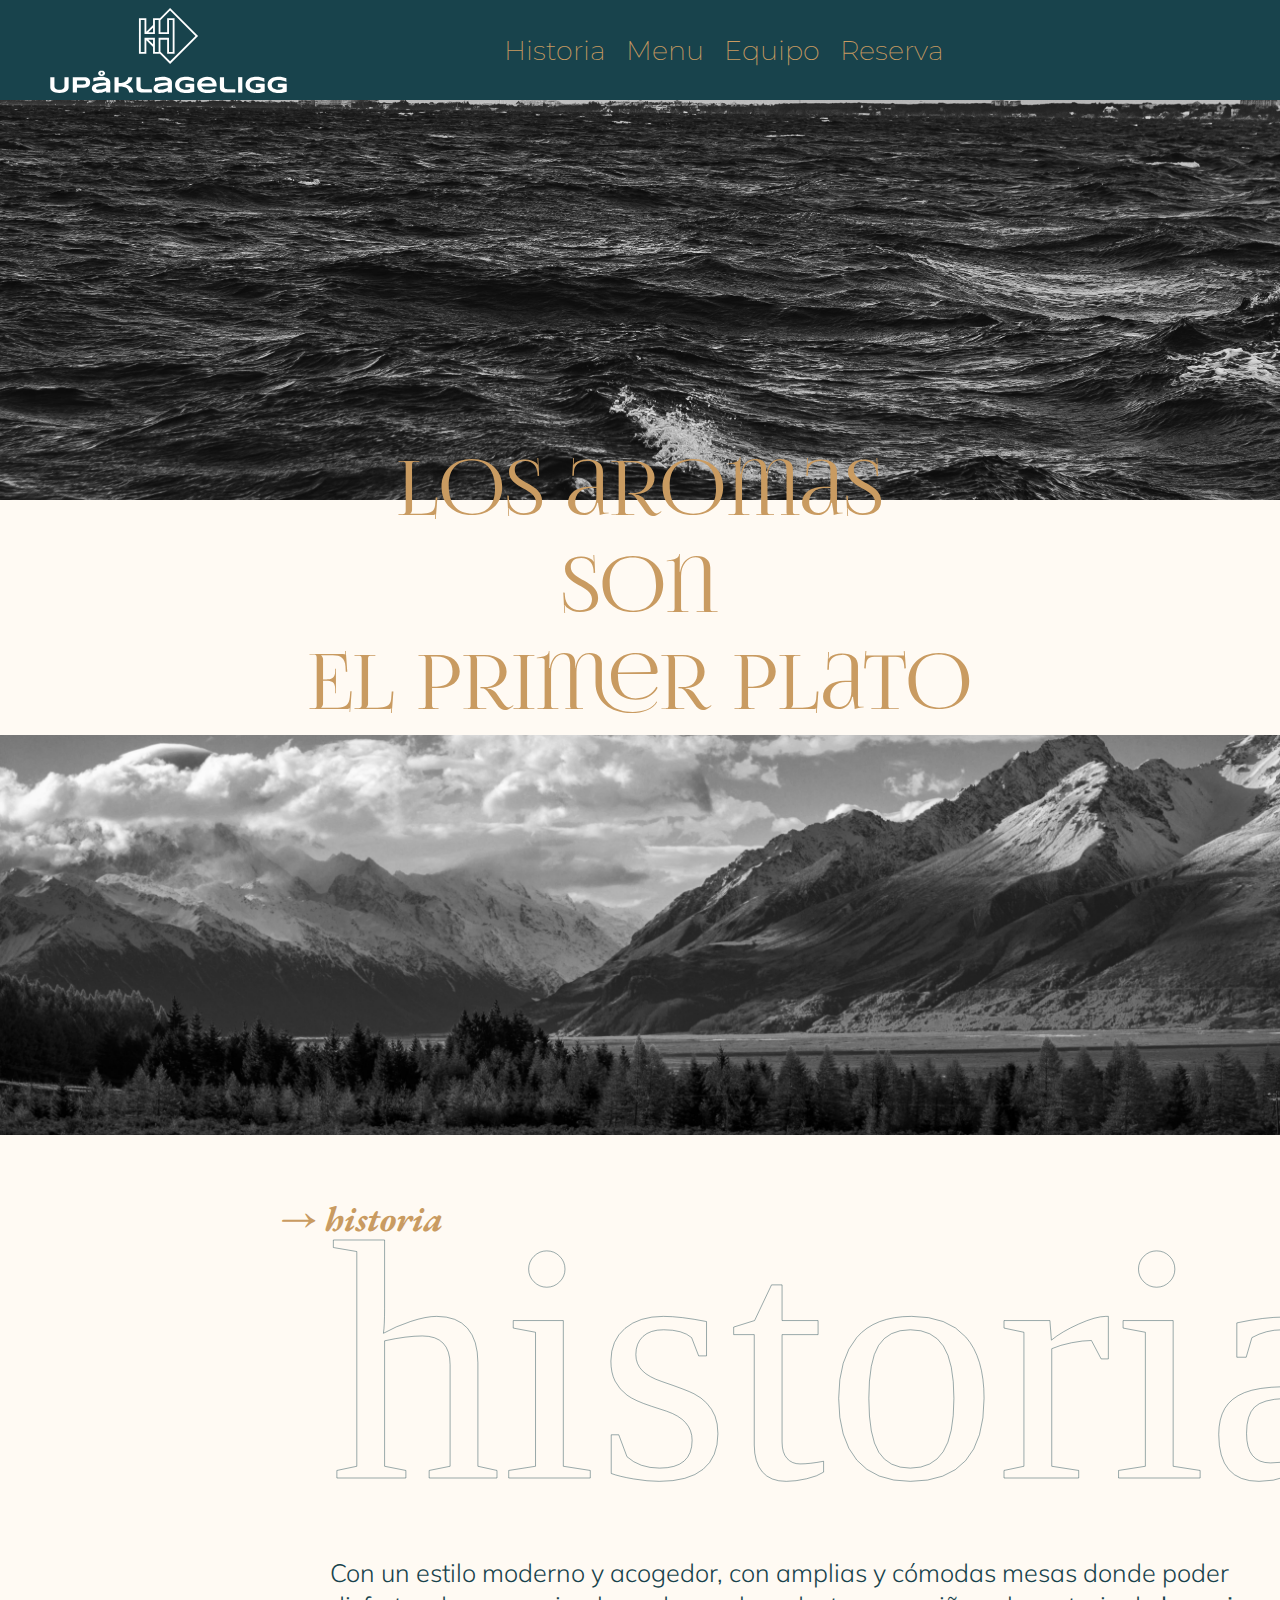
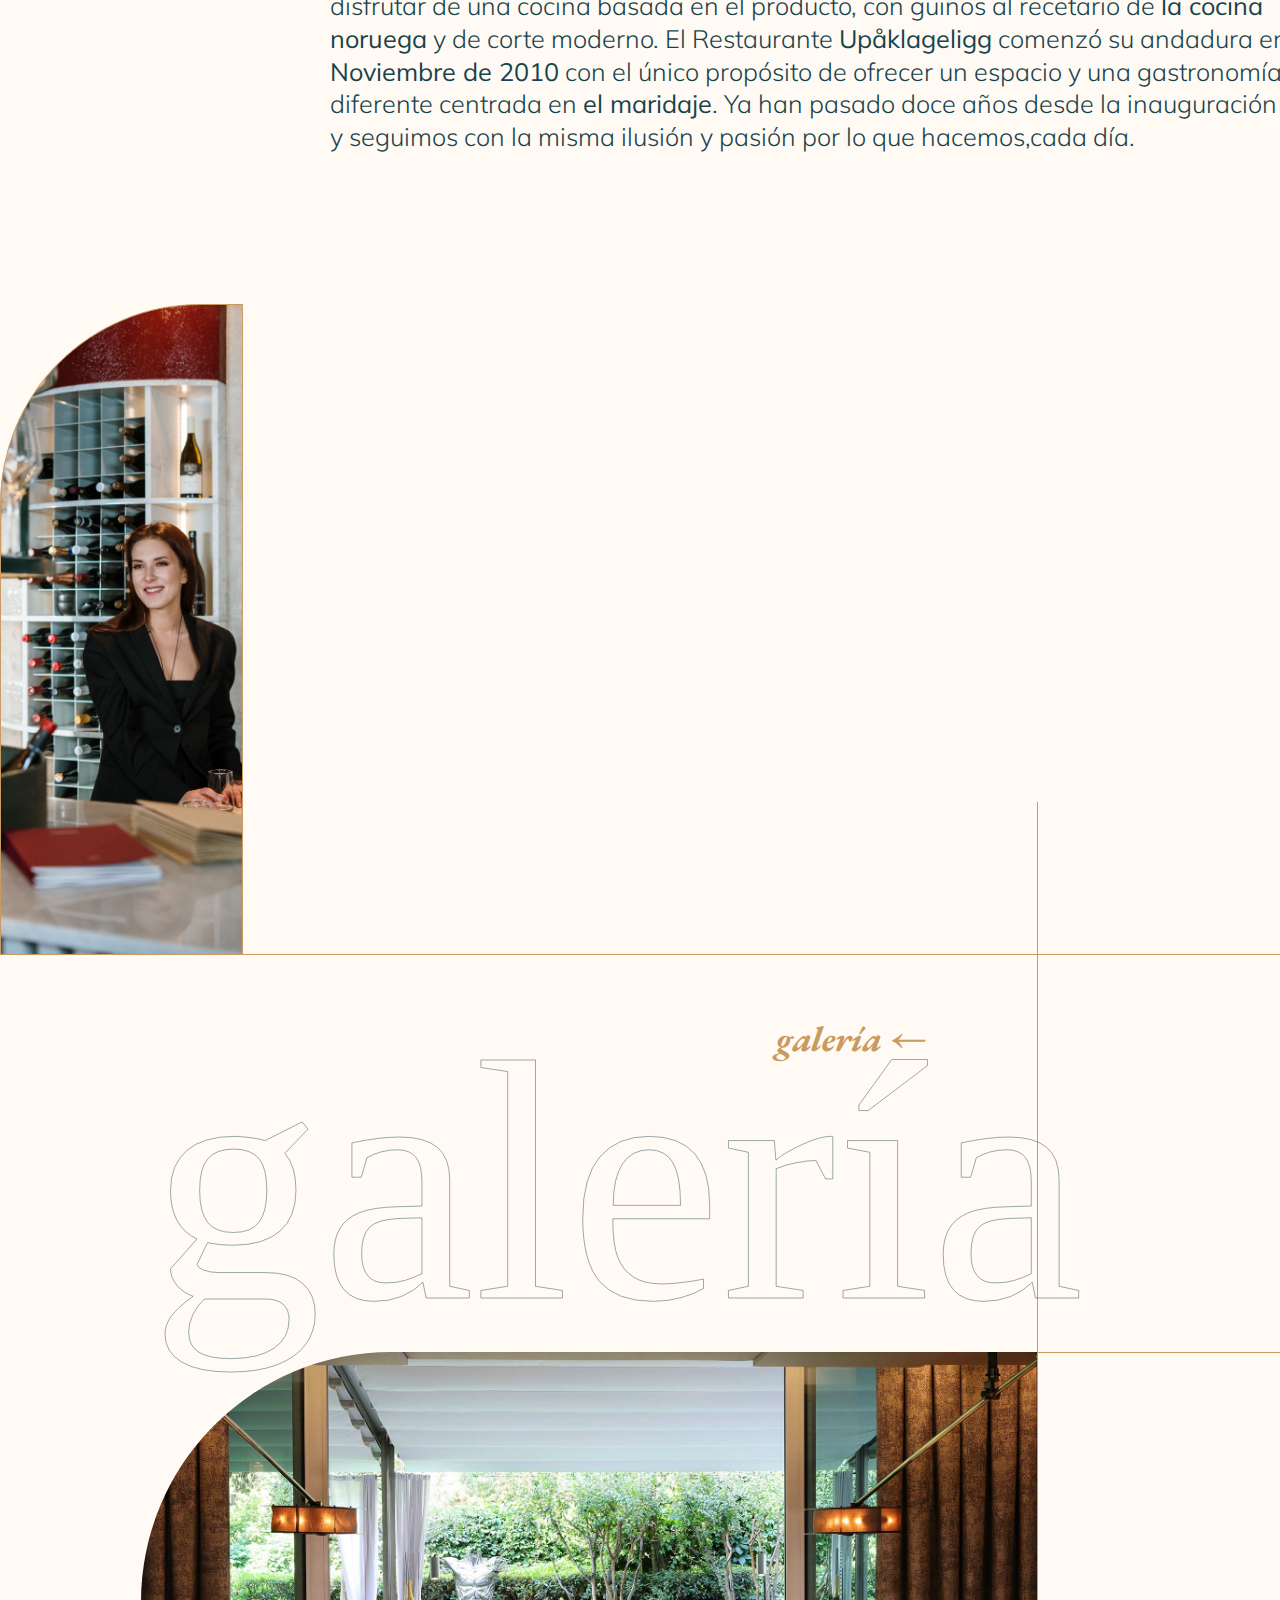
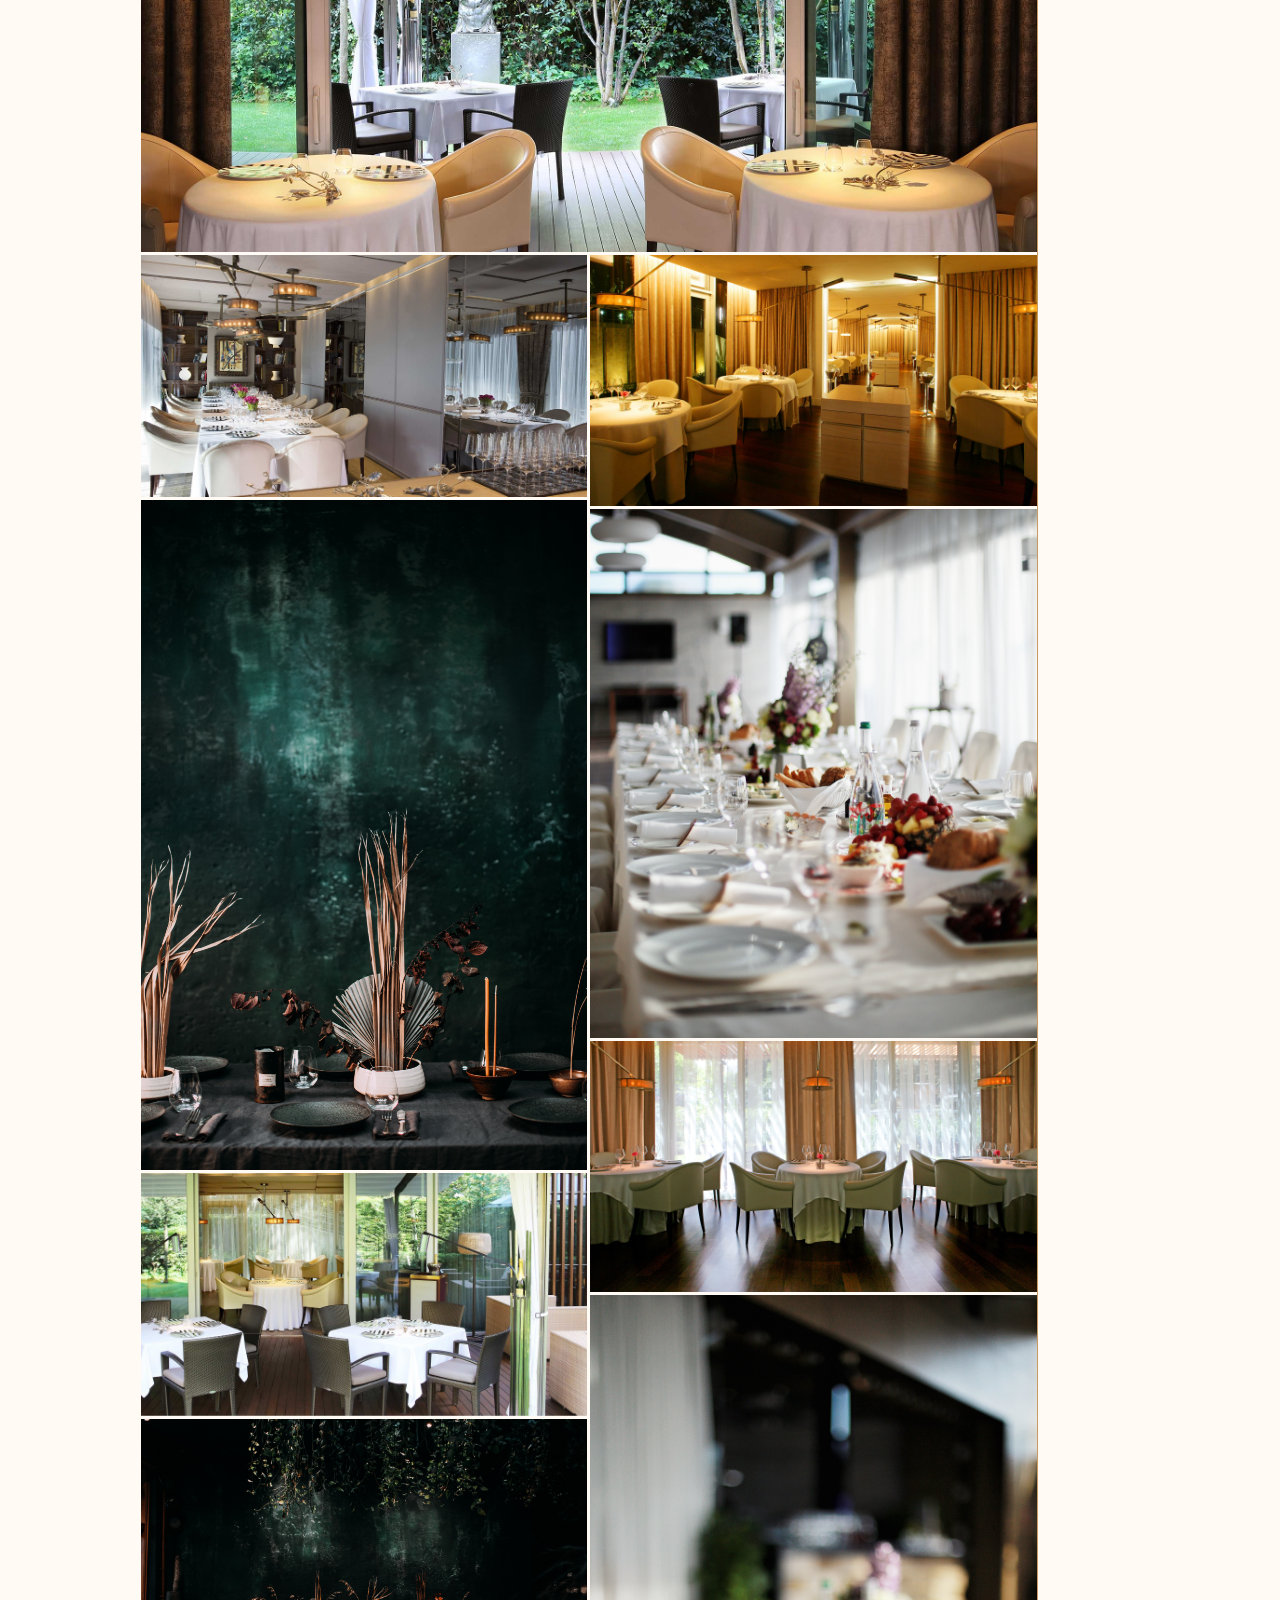
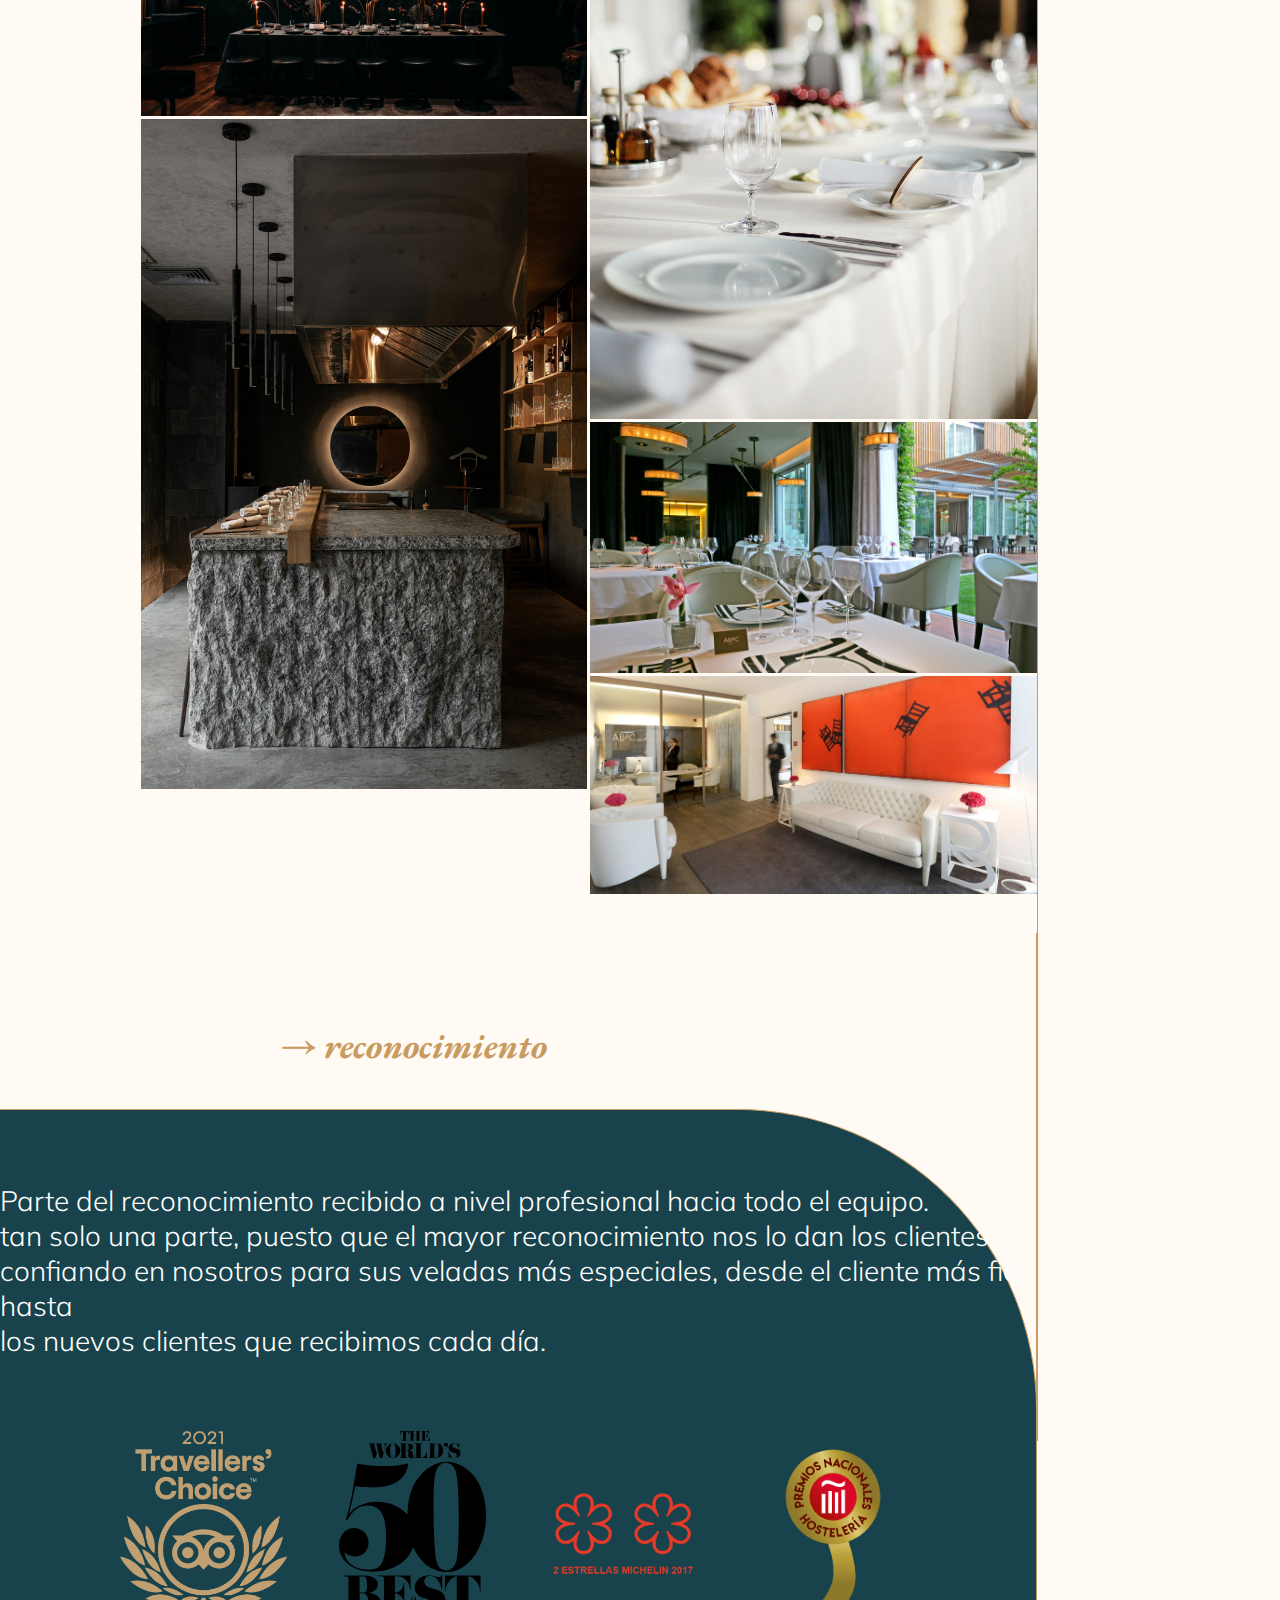
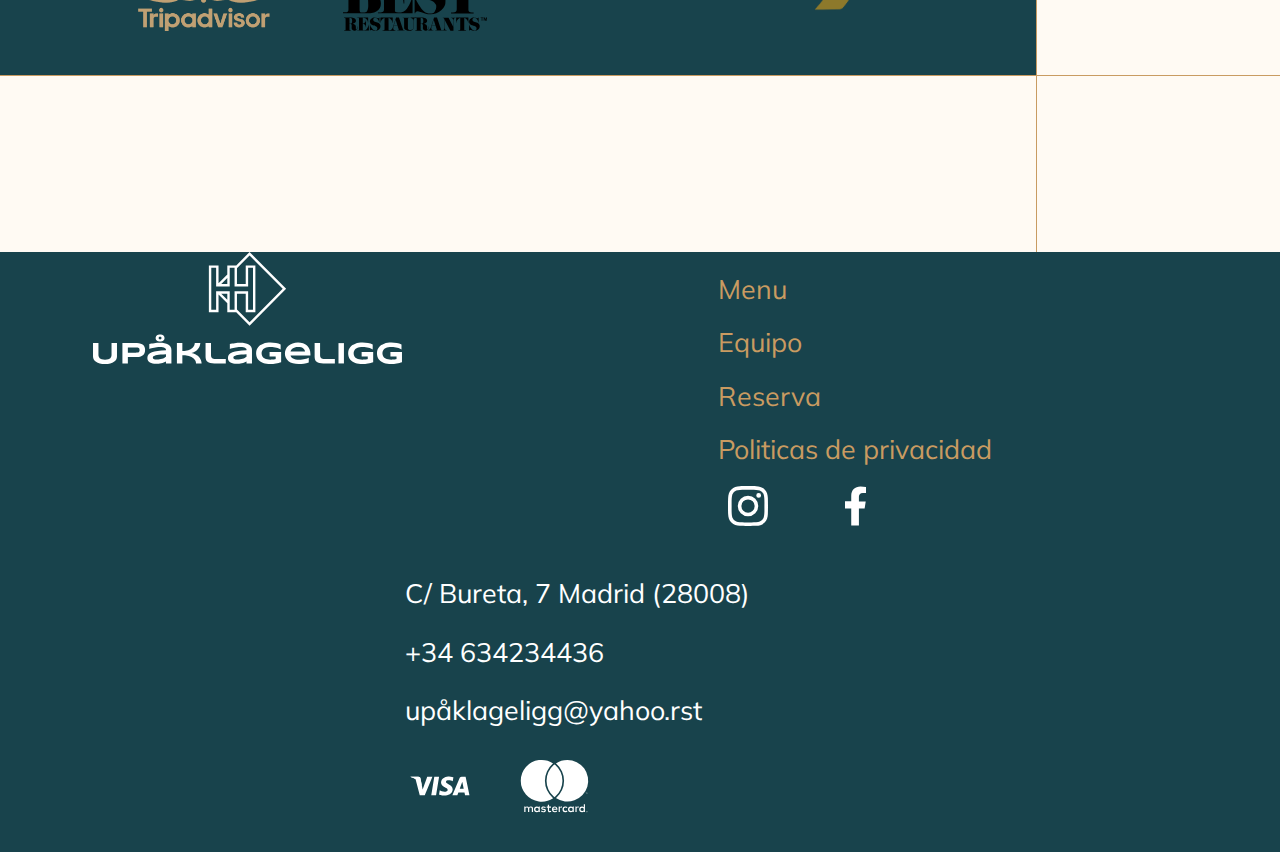
<file: index.html>
<!DOCTYPE html>
<html lang="es">
<head>
    <meta charset="UTF-8">
    <meta name="viewport" content="width=device-width, initial-scale=1.0">
    <link  rel="stylesheet" href="style.css ">
    <link href="img/favicon.svg" rel="icon">

    <title>Upåklageligg</title>
</head>
<body>
    <header class="welcome">
        
        <div class="nav">
            <a class="enlace-logo" href="index.html"><div class="header-logo" alt=""></div>
            <a href="index.html#historia">   Historia   </a>
            <a href="menu.html">    Menu     </a>
            <a href="team.html">  Equipo   </a>
            <a href="booking.html">Reserva  </a>
        </div>
        <a href="menu.html#mar"><div class="mar"></div></a>
        <div class="texto">los aromas <br> son <br> El primer plato</div>        
        <a href="menu.html#monte"><div class="monte"></div></a>
    </header>
    <section class="about-us">
        <div class="texto">

            <h2 id="historia"> → historia</h2>
            <h1> historia </h1>
            
            
            <p > Con un estilo moderno y acogedor, con amplias y cómodas mesas donde poder disfrutar de una cocina basada en
                el producto, con guiños al recetario de <b>la cocina noruega</b> y de corte moderno. El Restaurante <b>Upåklageligg</b> comenzó
                su andadura en <b>Noviembre de 2010</b> con el único propósito de ofrecer un espacio y una gastronomía diferente centrada
                en <b>el maridaje</b>. Ya han pasado doce años desde la inauguración y seguimos con la misma ilusión y pasión por lo que
                hacemos,cada día.</p>
            </div>
        <div class="imagen-esquina"></div>     
            
    </section>

    <section class="main-galeria">

        <div class="galeria-titulo">
            <h2 id="galeria">galería ← </h2>
            <h1> galería </h1>
        </div>
            
        <div class="galeria">
            <div class="img-1" ></div>
            <img class="img-2" src="img/restaurante/ABaC-PETIT-SALON.jpg" alt="">
            <img class="img-3" src="img/restaurante/pexels-rachel-claire-4577396.jpg" alt="">
            <img class="img-4" src="img/restaurante/ABaC-Restaurant-Marco-Pastori.jpg" alt="">
            <img class="img-5" src="img/restaurante/pexels-rachel-claire-4577179.jpg" alt="">
            <img class="img-6" src="img/restaurante/barra.jpg" alt="">
            <img class="img-7" src="img/restaurante/gran-salon-noche.jpg" alt="">
            <div class="img-8" ></div>
            <img class="img-9" src="img/restaurante/abac_rest_1.jpg" alt="">
            <div class="img-10" ></div>
            <img class="img-11" src="img/restaurante/abac_rest_3.jpg" alt="">
            <img class="img-12" src="img/restaurante/abac-restaurante-entrada.jpg" alt="">
        </div>
    </section>

    <section class="awards">
        <h2>→ reconocimiento</h2>
        <div class="awards-box">
            <p>
                Parte del reconocimiento recibido a nivel profesional hacia todo el equipo. <br>
                tan solo una parte, puesto que el mayor reconocimiento nos lo dan los clientes <br>
                confiando en nosotros para sus veladas más especiales, desde el cliente más fiel, hasta <br>
                los nuevos clientes que recibimos cada día.
            </p>

            <div class="badges">
                <div class="icon-flex icon-1"></div>
                <div class="icon-flex icon-2"></div>
                <div class="icon-flex icon-3"></div>
                <div class="icon-flex icon-4"></div>
            </div>
        </div>

    </section>
   

    <footer>
        <div class="footer-logo">
            <a class="" href="index.html"><img src="img/two-lines-logo.svg" alt=""></a>
        </div>
        <div class="enlaces">
                <a href="menu.html">    Menu     </a>
                <a href="team.html">  Equipo   </a>
                <a href="booking.html">Reserva  </a>
                <a href="politicas.html">Politicas de privacidad </a>
                <div>
                    <a href=""><div class="rrss ig"></div></a>
                    <a href=""><div class="rrss fb"></div></a>
                </div>
        </div>
        <div class="dir">
                <span>C/ Bureta, 7 Madrid (28008)</span>
                <span>+34 634234436</span>
                <span>upåklageligg@yahoo.rst</span>
                <div>
                    <div class="tjt vs"></div>
                    <div class="tjt mc"></div>
                </div>
        </div>
    </footer>
</body>
</html>
</file>
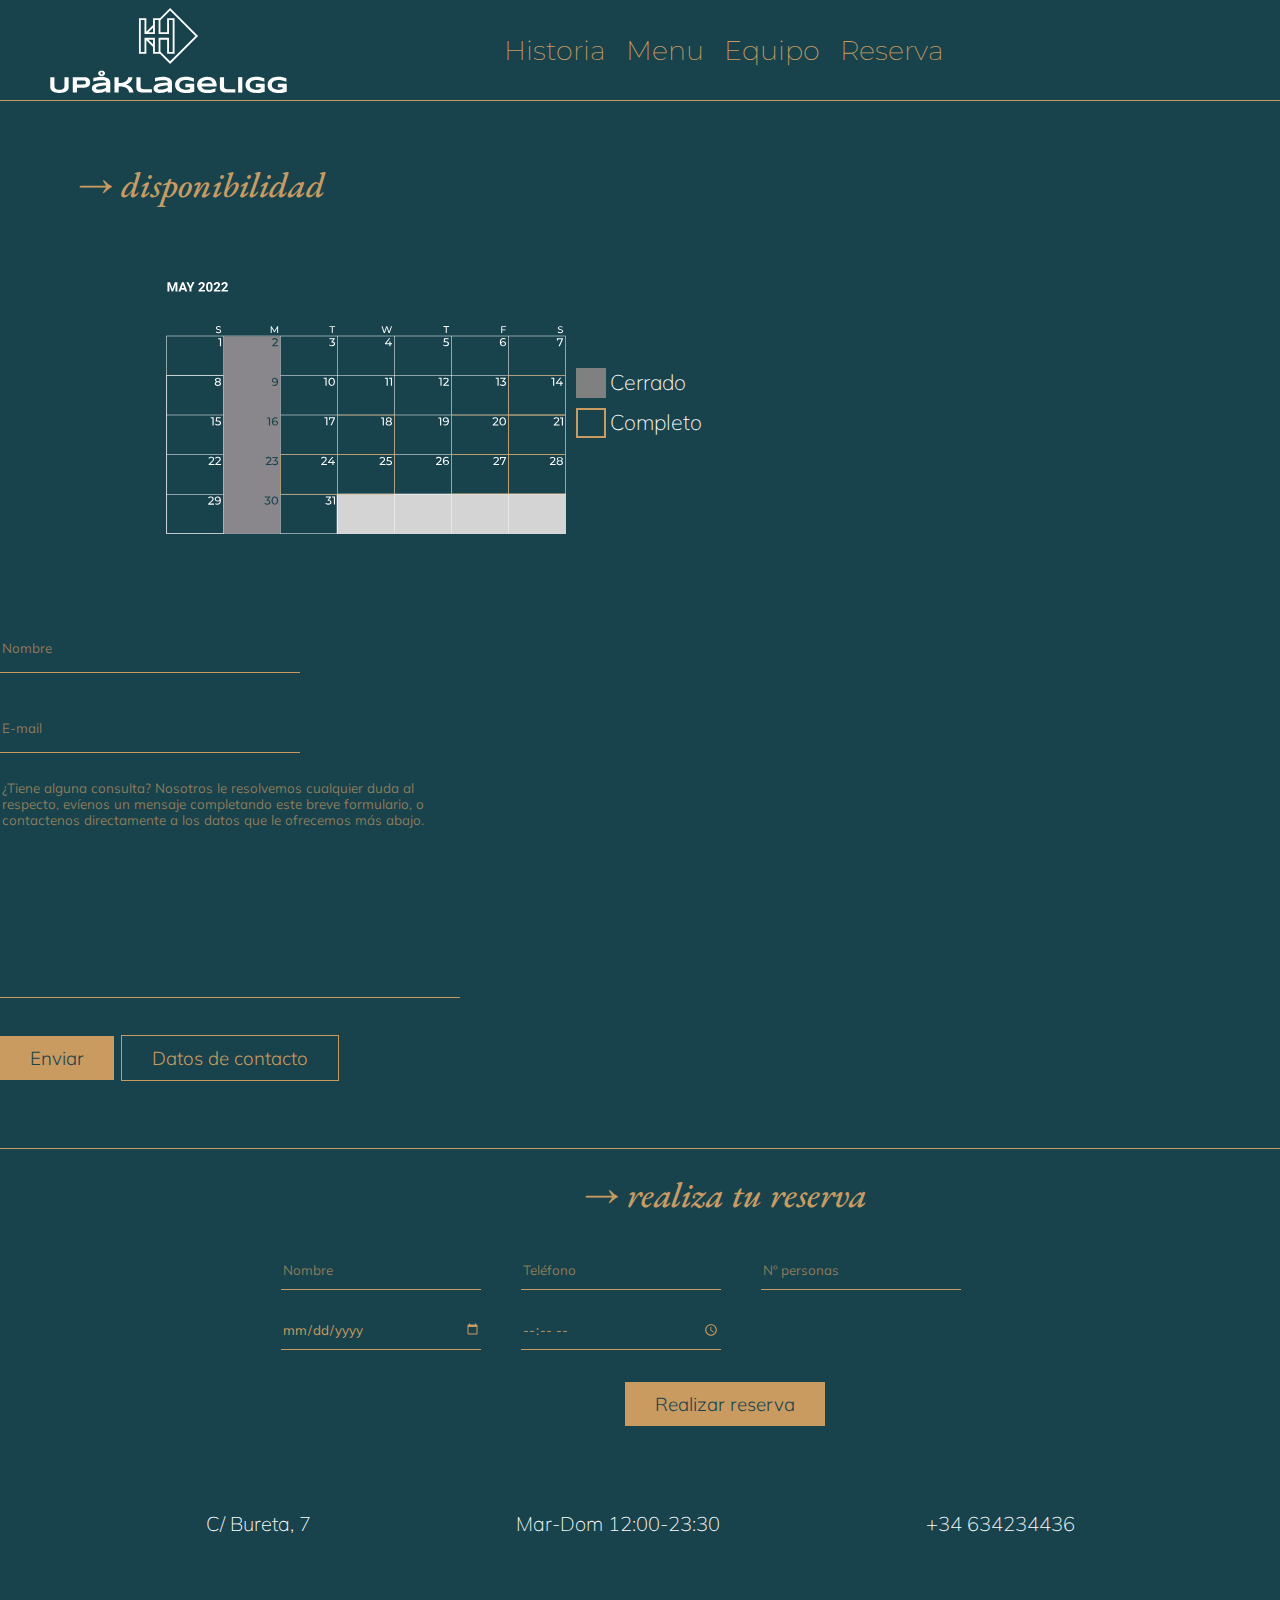
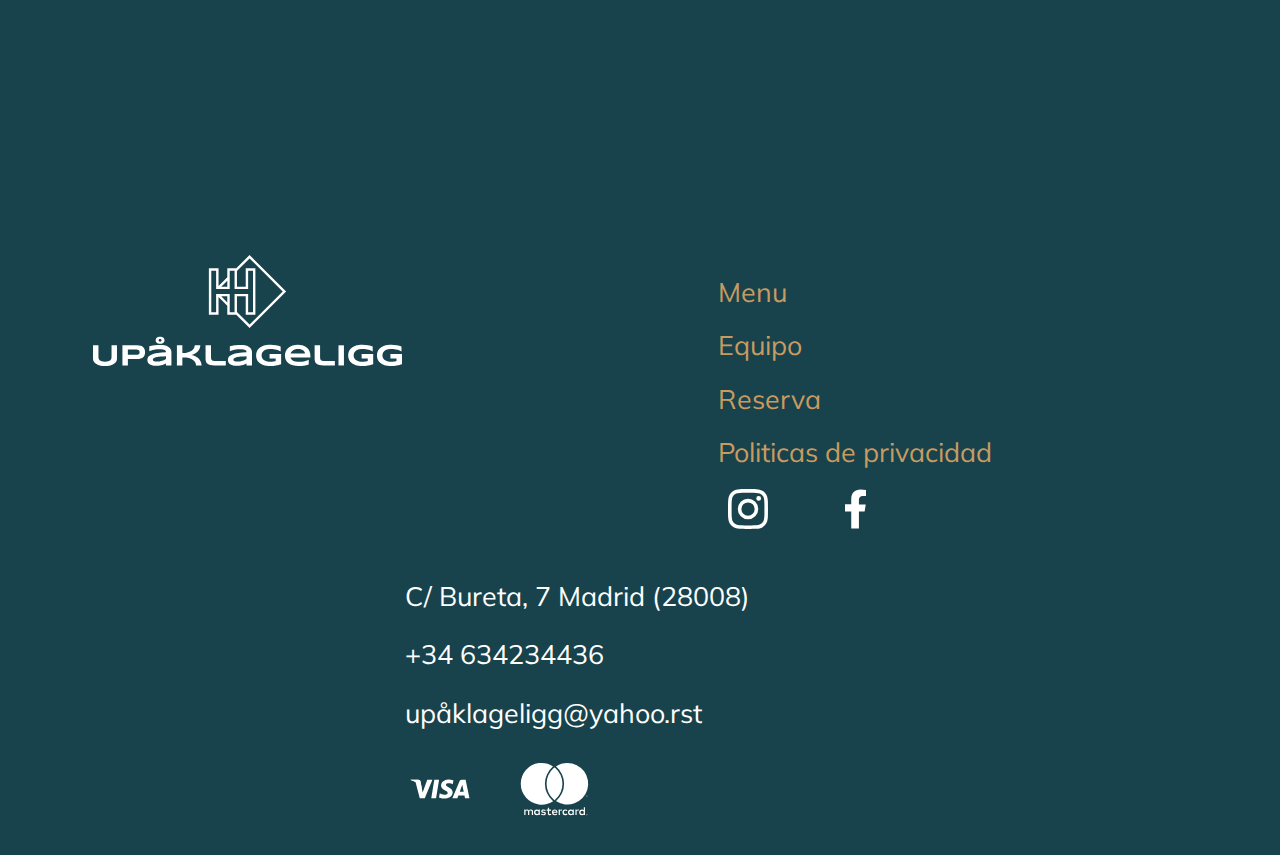
<file: booking.html>
<!DOCTYPE html>
<html lang="es">
<head>
    <meta charset="UTF-8">
    <meta name="viewport" content="width=device-width, initial-scale=1.0">
    <link  rel="stylesheet" href="style.css ">
    <link href="img/favicon.svg" rel="icon">

    <title>Upåklagelig</title>
</head>
<body>
    <header>
        <div class="nav">
            <a class="enlace-logo" href="index.html"><div class="header-logo" alt=""></div>
            <a href="index.html#historia">   Historia   </a>
            <a href="menu.html">    Menu     </a>
            <a href="team.html">  Equipo   </a>
            <a href="booking.html">Reserva  </a>
        </div>
    </header>

    <section class="reservas">
        <h2 >→ disponibilidad</h2>
        <div class="cont-cal">
            <div class="calendario-container">
                <div class="calendario"></div>
                <div class="indice">
                    <div class="">
                        <div class="cerrado"></div><span>Cerrado</span>
                    </div>
                    <div class="">
                        <div class="completo"></div><span>Completo</span>
                    </div>
                </div>
            </div>
            <div class="contacto">
                <form action="">
                    <input type="text" placeholder="Nombre">
                    <input type="e-mail" placeholder="E-mail">
                    <textarea cols="30" rows="15" placeholder="¿Tiene alguna consulta? Nosotros le resolvemos cualquier duda al respecto, evíenos un mensaje completando este breve formulario, o contactenos directamente a los datos que le ofrecemos más abajo." ></textarea>
                    <div class="botones">
                        <a href="#" class="form-button">Enviar</a>
                        <a href="#datos" class="form-button secondary-button">Datos de contacto</a>
                    </div>
                </form>

            </div>
        </div>
        <div class="form-container">
            <h2  id="reservas">→ realiza tu reserva</h2>
            <form action="">
                <input type="text" placeholder="Nombre">
                <input type="text" placeholder="Teléfono">
                <input type="text" placeholder="Nº personas">
                <input type="date" name="">
                <input type="time" id="">
            </form>
            <a href="booking.html#reservas" class="form-button">Realizar reserva</a>
        </div>
        <div class="mapa-container">

            <div id="datos" class="mapa-info">
                <span>C/ Bureta, 7</span>
                <span>Mar-Dom 12:00-23:30</span>
                <span>+34 634234436</span>
            </div>
            <iframe class="mapa" src="https://www.google.com/maps/embed?pb=!1m14!1m12!1m3!1d7223.769331049008!2d-3.7134665897389088!3d40.42610796490984!2m3!1f0!2f0!3f0!3m2!1i1024!2i768!4f13.1!5e0!3m2!1ses!2ses!4v1653480369983!5m2!1ses!2ses" width="100%" height="350px" style="border:0;" allowfullscreen="" loading="lazy" referrerpolicy="no-referrer-when-downgrade">
                
            </iframe>
        </div>


    </section>


    

    <footer>
        <div class="footer-logo">
            <a class="" href="index.html"><img src="img/two-lines-logo.svg" alt=""></a>
        </div>
        <div class="enlaces">
                <a href="menu.html">    Menu     </a>
                <a href="team.html">  Equipo   </a>
                <a href="booking.html">Reserva  </a>
                <a href="politicas.html">Politicas de privacidad </a>
                <div>
                    <a href=""><div class="rrss ig"></div></a>
                    <a href=""><div class="rrss fb"></div></a>
                </div>
        </div>
        <div class="dir">
                <span>C/ Bureta, 7 Madrid (28008)</span>
                <span>+34 634234436</span>
                <span>upåklageligg@yahoo.rst</span>
                <div>
                    <div class="tjt vs"></div>
                    <div class="tjt mc"></div>
                </div>
        </div>
    </footer>
</body>
</html>
</file>
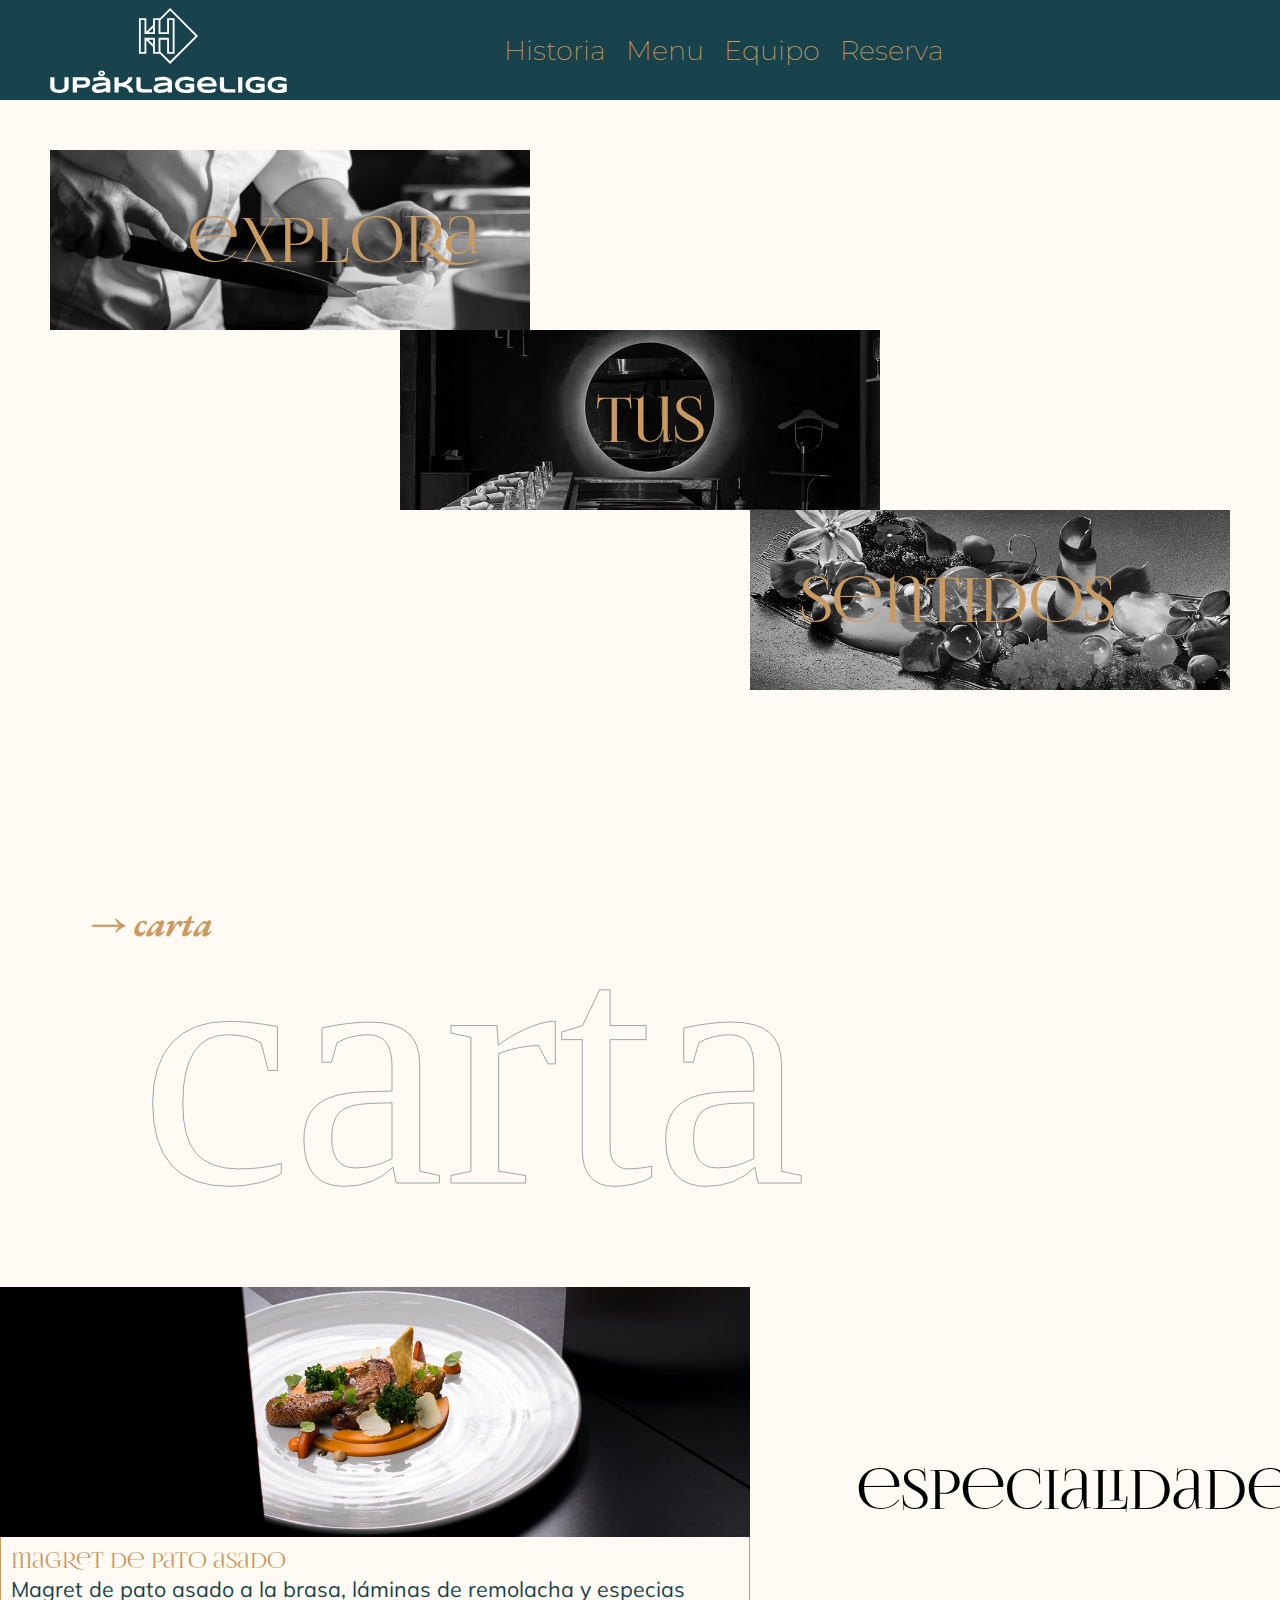
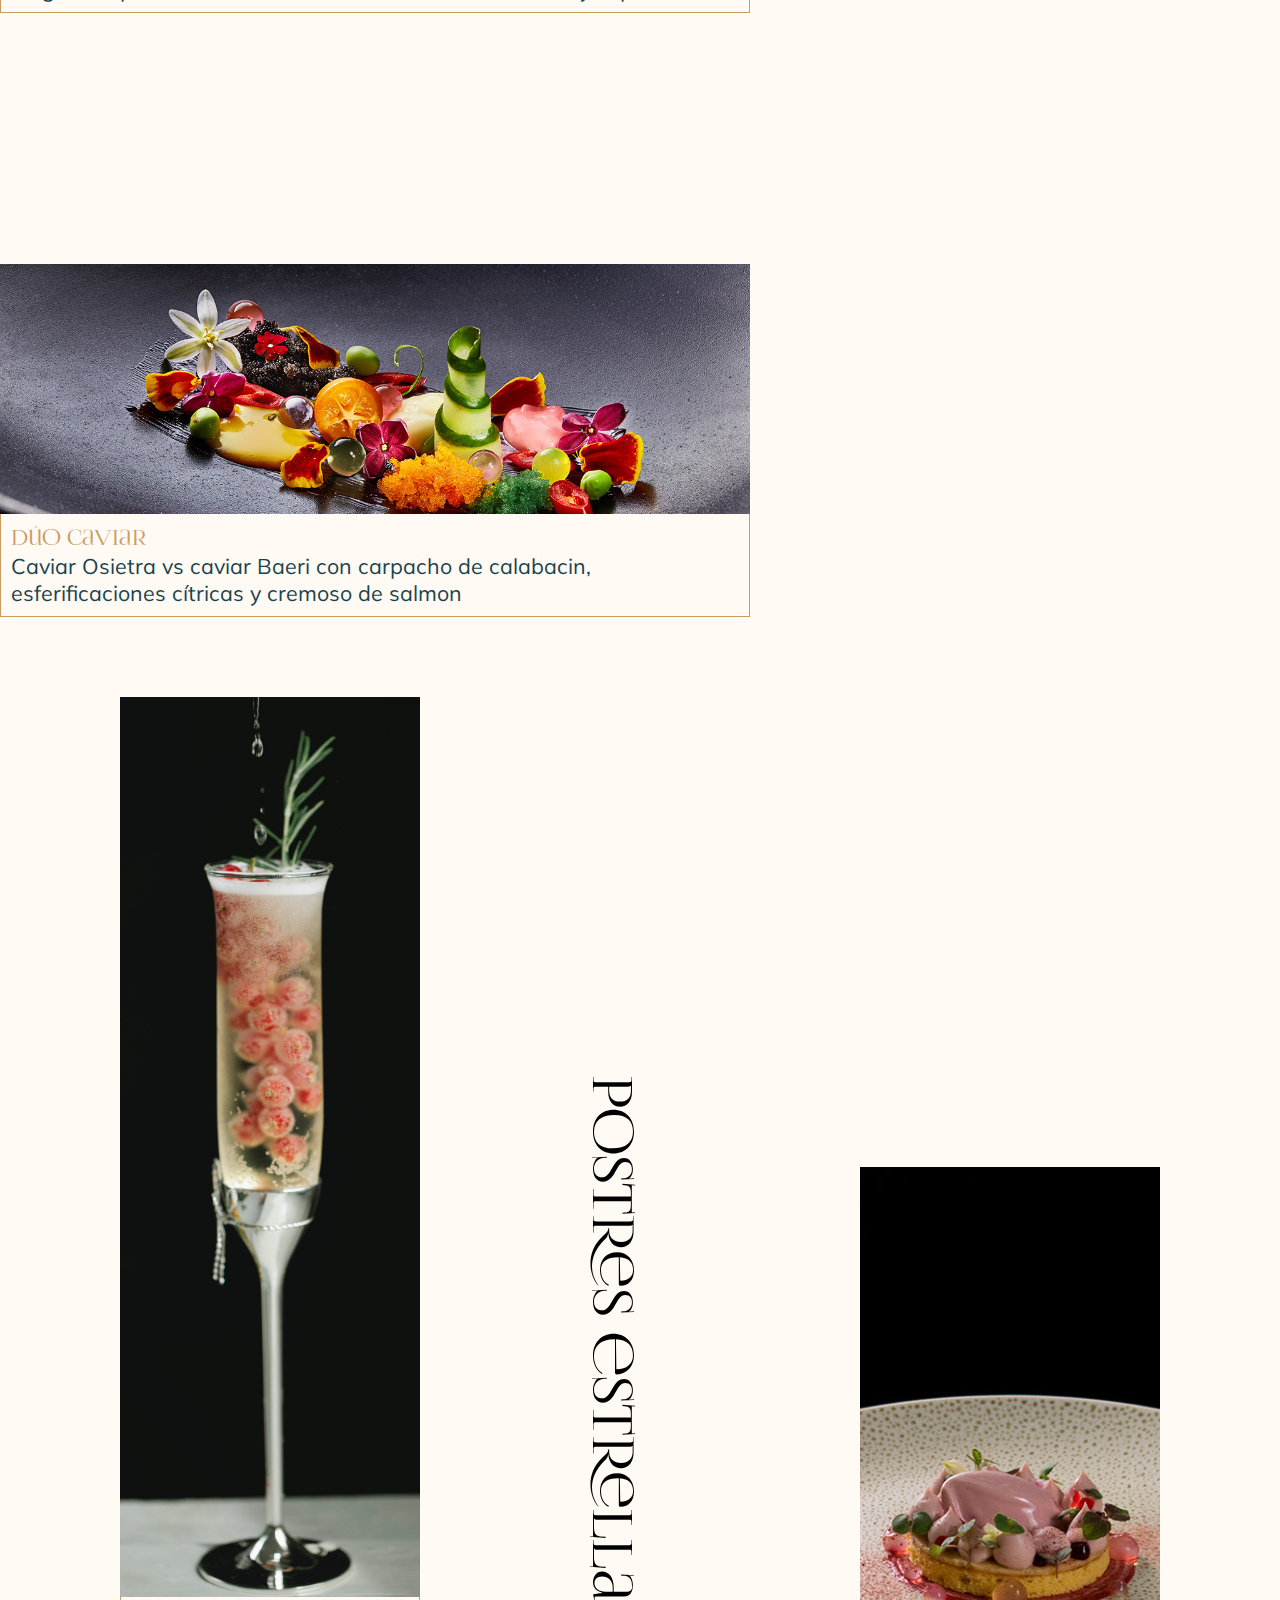
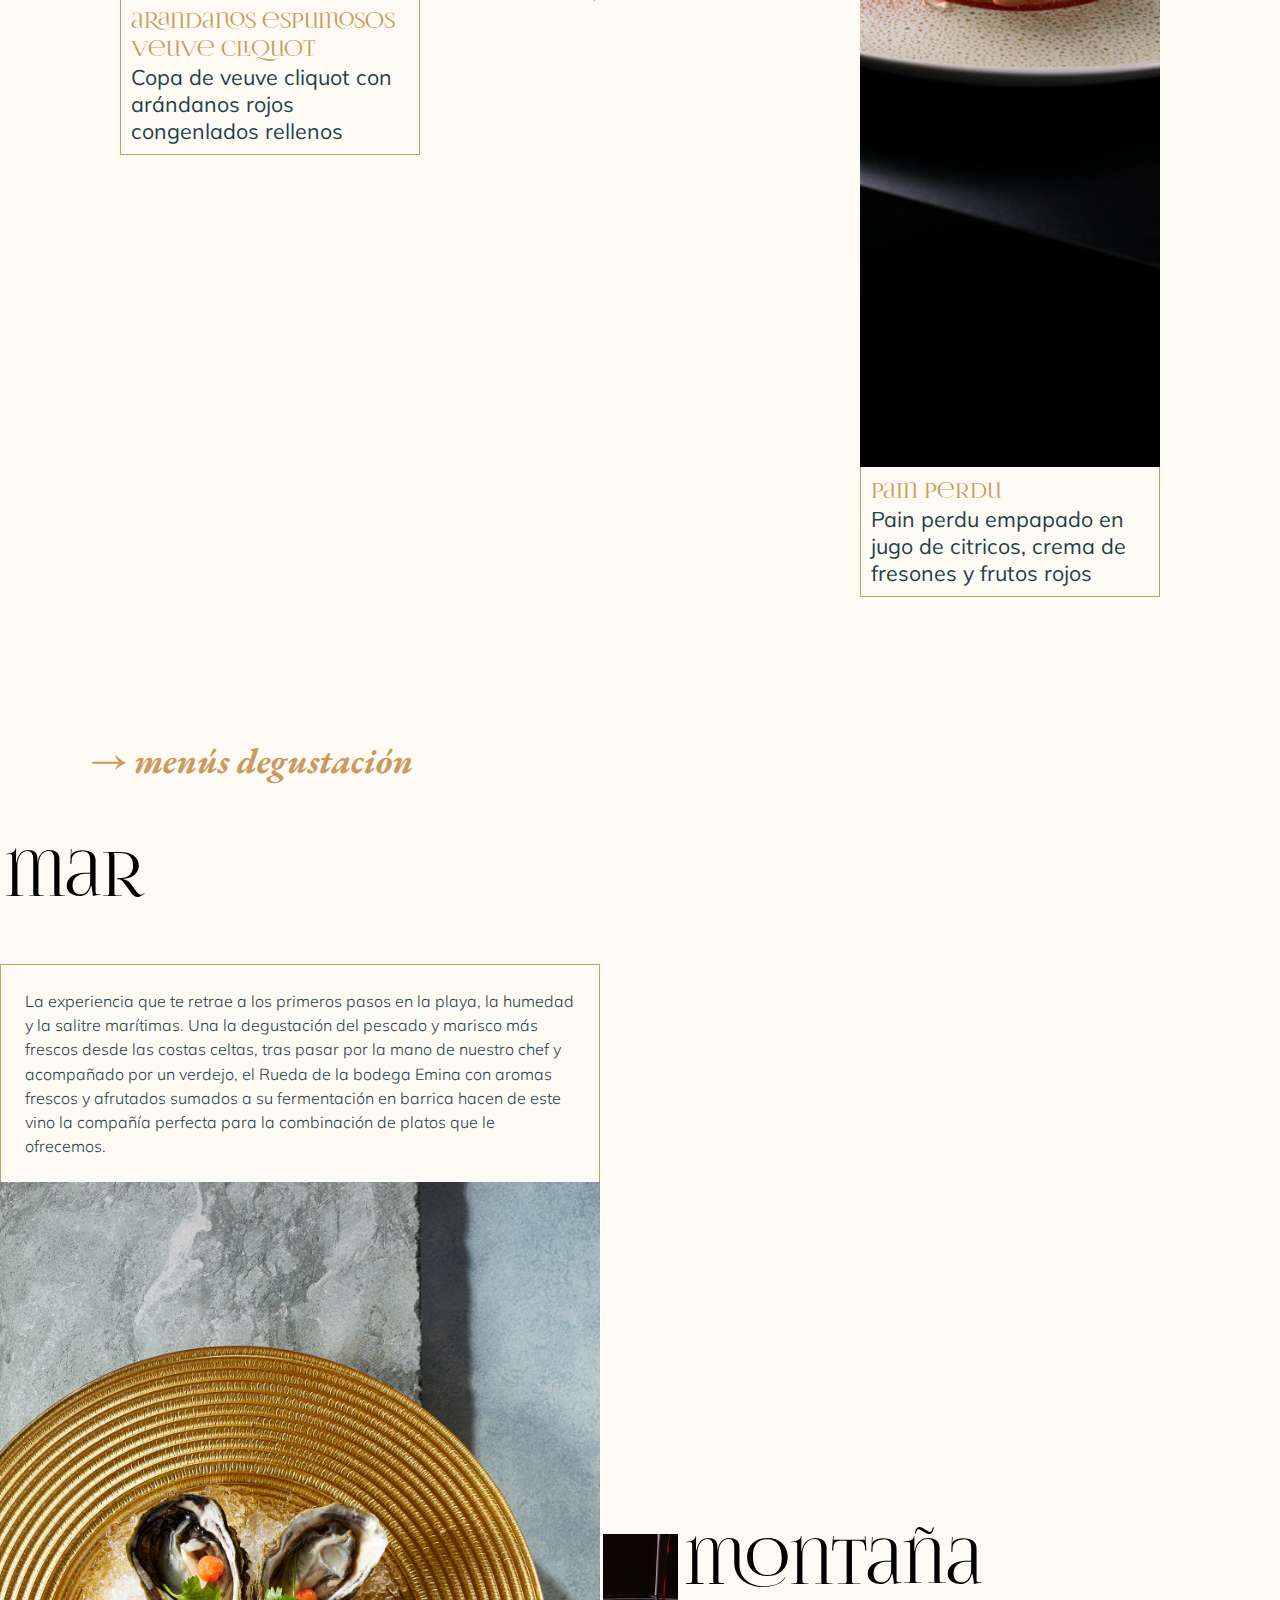
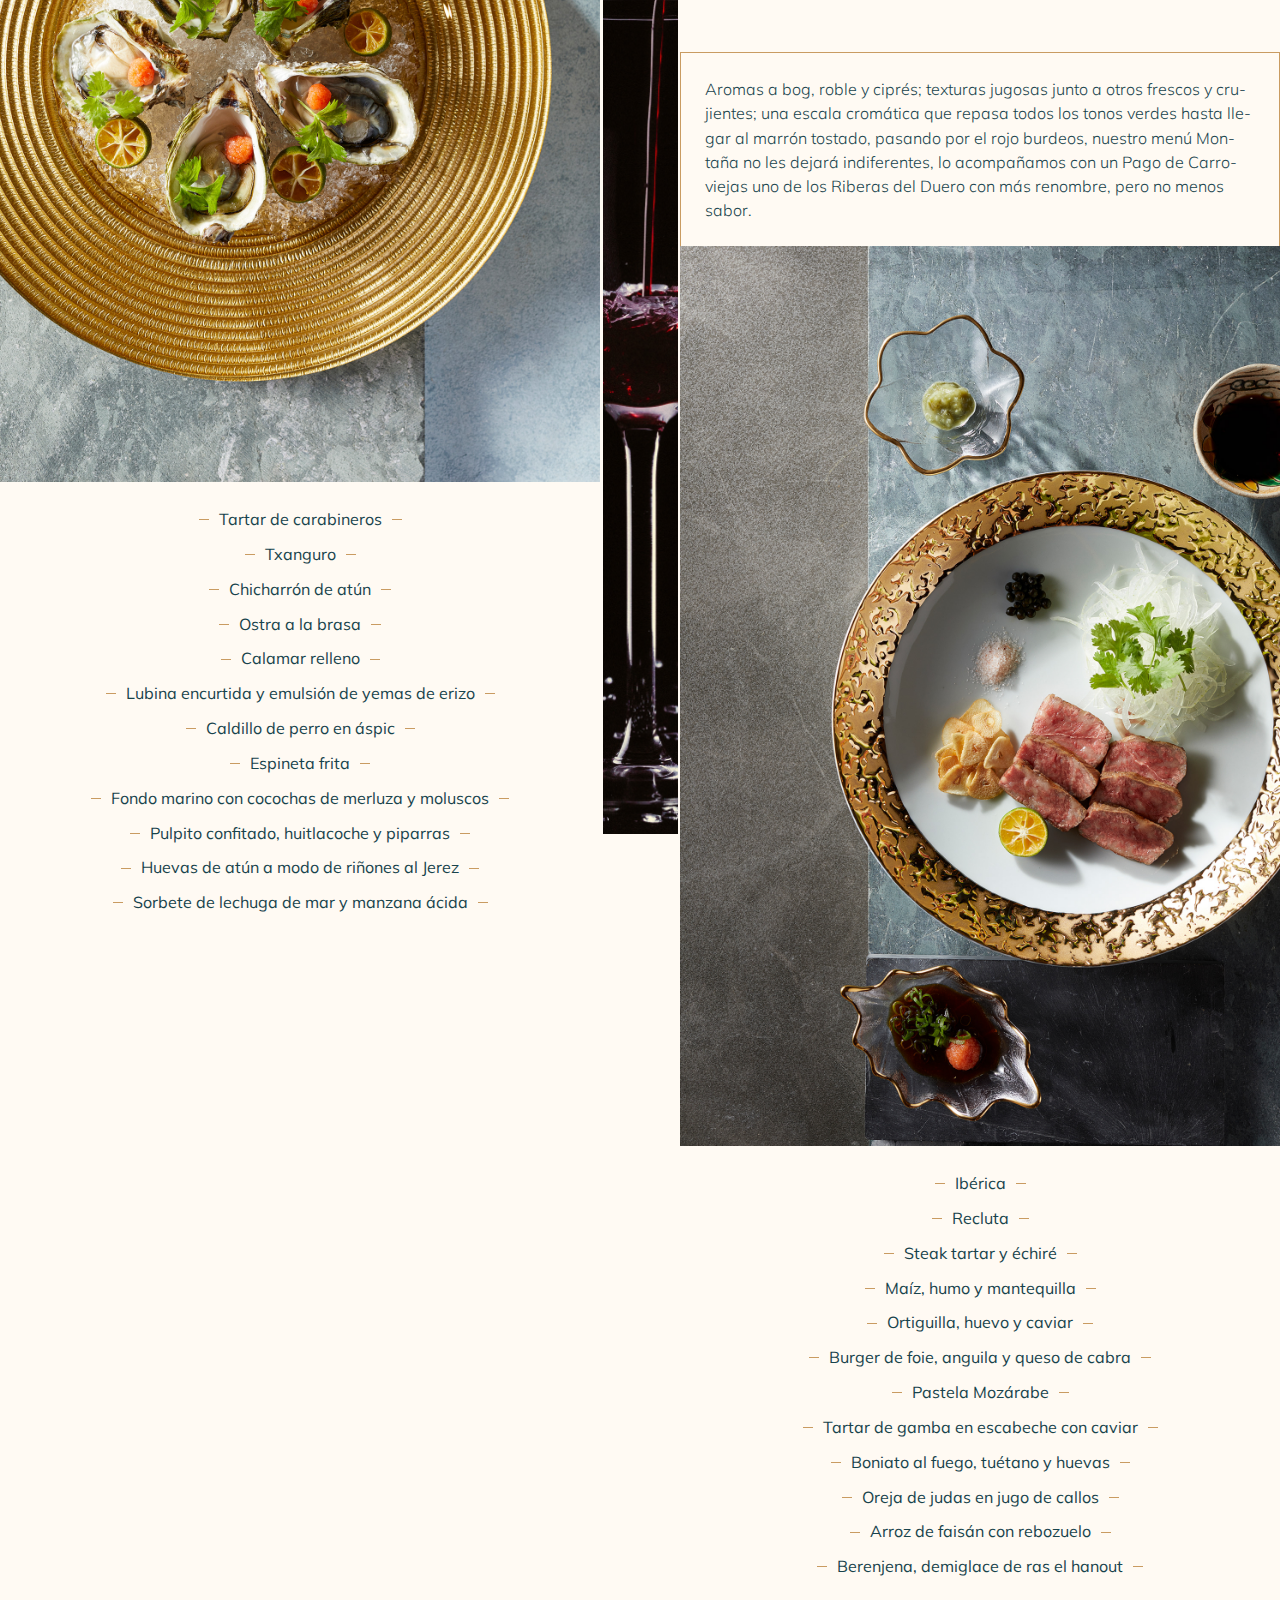
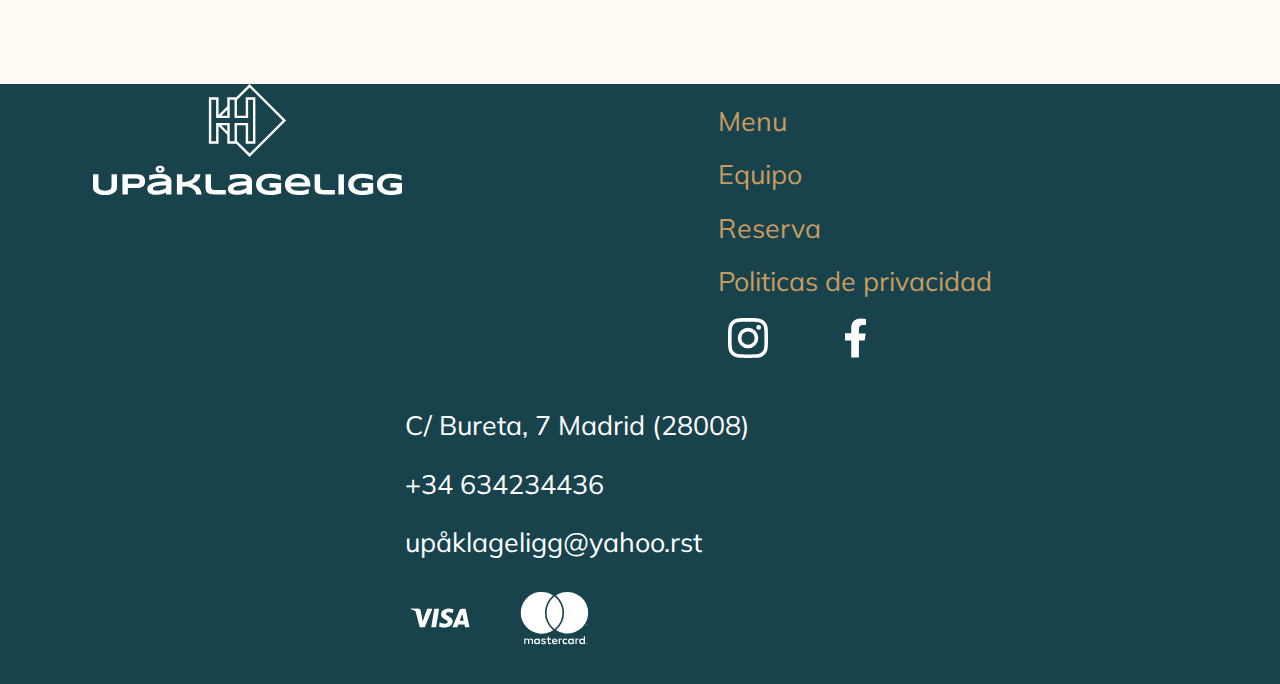
<file: menu.html>
<!DOCTYPE html>
<html lang="es">
<head>
    <meta charset="UTF-8">
    <meta name="viewport" content="width=device-width, initial-scale=1.0">
    <link href="img/favicon.svg" rel="icon">
    <link  rel="stylesheet" href="style.css ">
    
    <title>Upåklagelig</title>
</head>
<body>

    <header class="menu">
        <div class="nav">
            <a class="enlace-logo" href="index.html"><div class="header-logo" alt=""></div>
            <a href="index.html#historia">   Historia   </a>
            <a href="menu.html">    Menu     </a>
            <a href="team.html">  Equipo   </a>
            <a href="booking.html">Reserva  </a>
        </div> 
    
        <div class="header-img">
            <div class="img img-1"><h3>explora</h3></div>
            <div class="img img-2"><h3>tus</h3></div>
            <div class="img img-3"><h3>sentidos</h3></div>
        </div>

    </header>

    <section class="carta">

        <div class="titulo">
            <h2>→ carta</h2>
            <h1>carta</h1>

        </div>

        <div class="especialidades">
            
            <div class="platos">
                    <div class="hidden">
                        <h3>especialidades</h3>
                    </div>
                    <div class="plato1">
                        <div class="foto"></div> 
                        <div class="descr">
                            <span class="nom">magret de pato asado</span>
                            Magret de pato asado a la brasa,
                            láminas de remolacha y especias
                        </div>
                    </div>
                    <div class="esp mq-hide">
                        <h3>especialidades</h3>
                    </div>
                    <div class="plato2">
                        <div class="foto"></div> 
                        <div class="descr">
                            <span class="nom">dúo caviar</span>
                            Caviar Osietra vs caviar Baeri con carpacho de calabacin, esferificaciones cítricas y cremoso de salmon
                        </div>
                    </div>
                </div>
            
                <div class="postres">
                    <div class="hidden">
                        <h3>postres estrella</h3>
                    </div>
                    <div class="postre1">
                        <div class="foto"></div> 
                        <div class="descr">
                            <span class="nom"> arandanos espumosos Veuve cliquot</span>
                            Copa de veuve cliquot con arándanos rojos congenlados rellenos 
                        </div>
                    </div>

                    <div class="pos mq-hide">
                        <h3>postres estrella</h3>
                    </div>

                    <div class="postre2">
                        <div class="foto"></div> 
                        <div class="descr">
                            <span class="nom">pain perdu</span>
                            Pain perdu empapado en jugo de citricos, crema de fresones y frutos rojos 
                        </div>
                    </div>
                </div>        
        </div>

        <div class="titulo">
            <h2 class="manus">→ menús degustación</h2>
        </div>
        <div class="degustacion">

            <div id="mar" class="mar-menu">
                <div class="foto-titulo">                    
                    <h3>mar</h3>
                    <div class="descr">
                        La experiencia que te retrae a los primeros pasos en la playa,
                        la humedad y la salitre marítimas. Una la degustación del pescado y marisco 
                        más frescos desde las costas celtas, tras pasar por la mano de nuestro
                        chef y acompañado por un verdejo, el Rueda de la bodega Emina
                        con aromas frescos y afrutados sumados a su fermentación en barrica
                        hacen de este vino la compañía perfecta para la combinación de platos que le ofrecemos.
                    </div>
                    <div class="foto"></div>
                </div>
                <div class="menu">
                    <ul>

                        <li>Tartar de carabineros</li>
                        <li>Txanguro</li>
                        <li>Chicharrón de atún</li>
                        <li>Ostra a la brasa</li>
                        <li>Calamar relleno</li>
                        <li>Lubina encurtida y emulsión de yemas de erizo</li>
                        <li>Caldillo de perro en áspic</li>
                        <li>Espineta frita</li>
                        <li>Fondo marino con cocochas de merluza y moluscos</li>
                        <li>Pulpito confitado, huitlacoche y piparras</li>
                        <li>Huevas de atún a modo de riñones al Jerez</li>
                        <li>Sorbete de lechuga de mar y manzana ácida</li>
                        
                    </ul>
                </div>
                    
            </div>
            
            <div class="vino mq-hide"></div>

            <div id="monte" class="monte-menu">      
                
                <div class="foto-titulo">                    
                    <h3>montaña</h3>  
                    <div class="descr">
                        Aromas a bog, roble y ciprés; texturas jugosas junto a otros frescos 
                        y crujientes; una escala cromática que repasa todos los tonos verdes
                        hasta llegar al marrón tostado, pasando por el rojo burdeos, nuestro menú 
                        Montaña no les dejará indiferentes, lo acompañamos con un Pago de Carroviejas
                        uno de los Riberas del Duero con más renombre, pero no menos sabor.

                    </div>        
                    <div class="foto"></div>
                </div>

                <div class="menu">                
                    <ul>
 
                        <li>Ibérica</li>
                        <li>Recluta</li>
                        <li>Steak tartar y échiré</li>
                        <li>Maíz, humo y mantequilla</li>
                        <li>Ortiguilla, huevo y caviar</li>
                        <li>Burger de foie, anguila y queso de cabra</li>
                        <li>Pastela Mozárabe</li>
                        <li>Tartar de gamba en escabeche con caviar</li>
                        <li>Boniato al fuego, tuétano y huevas</li>
                        <li>Oreja de judas en jugo de callos</li>
                        <li>Arroz de faisán con rebozuelo</li>
                        <li>Berenjena, demiglace de ras el hanout</li>
                        
                    </ul>
                </div>
            </div>
        
        
        </div>


    </section>
    
    <!-- Llegar a Coque es iniciar un viaje gastronómico de cuatro pasos basado en los sabores y la innovación. Un viaje en 
        el que incorporas todos los sentidos, incluyendo esos que solo tú crees poseer. Necesitarás no solo oler y paladear,
        también tocar, palpar, imaginar y hasta recrear sabores que quizá nunca hayas acomodado en boca.

        Un espacio ganado al anterior local recrea una coctelería para empezar el recorrido. Tras la inmersión, y rodeados 3.000 
        referencias que hablan y cuentan historias, el “coliseo del vino embotellado” en tres alturas te acerca a una de las tres 
        patas del universo Coque, la enología que lidera Rafael. Estás dentro y no quieres salir. El siguiente paso lo esperas: la 
        cocina donde recibe Mario y en la que descubres su mítico horno de leña o un espacio para el I+D a la cocina de Mario.

        El último tramo lo conducirá Diego, el jefe de sala. Cómodamente sentado en el salón principal, la melodía llegará al clímax, 
        también con carros y servicio de finalización de platos en mesa. Ya formas parte de Coque. Has aprendido y has saboreado. La 
        herencia está transmitida. El futuro lo puedes tocar. -->

    <footer>
        <div class="footer-logo">
            <a class="" href="index.html"><img src="img/two-lines-logo.svg" alt=""></a>
        </div>
        <div class="enlaces">
                <a href="menu.html">    Menu     </a>
                <a href="team.html">  Equipo   </a>
                <a href="booking.html">Reserva  </a>
                <a href="politicas.html">Politicas de privacidad </a>
                <div>
                    <a href=""><div class="rrss ig"></div></a>
                    <a href=""><div class="rrss fb"></div></a>
                </div>
        </div>
        <div class="dir">
                <span>C/ Bureta, 7 Madrid (28008)</span>
                <span>+34 634234436</span>
                <span>upåklageligg@yahoo.rst</span>
                <div>
                    <div class="tjt vs"></div>
                    <div class="tjt mc"></div>
                </div>
        </div>
    </footer>
</body>
</html>
</file>
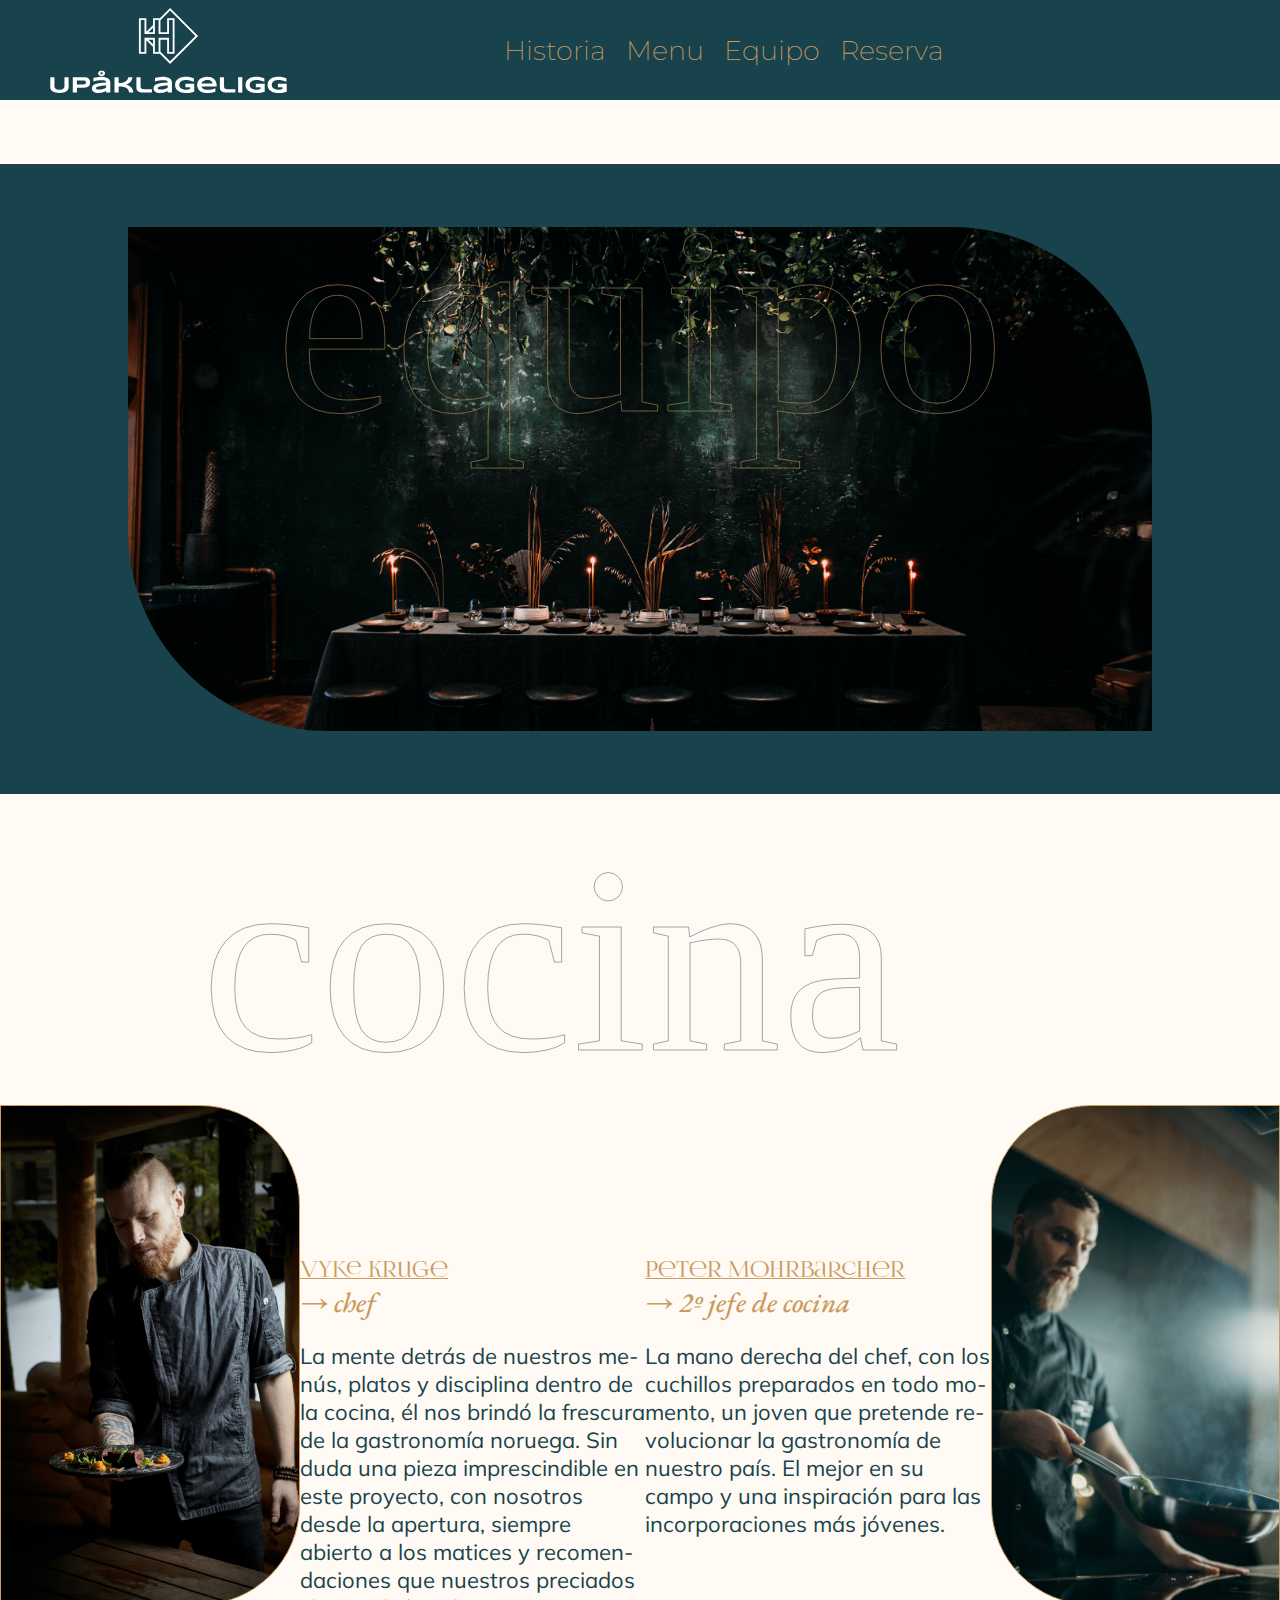
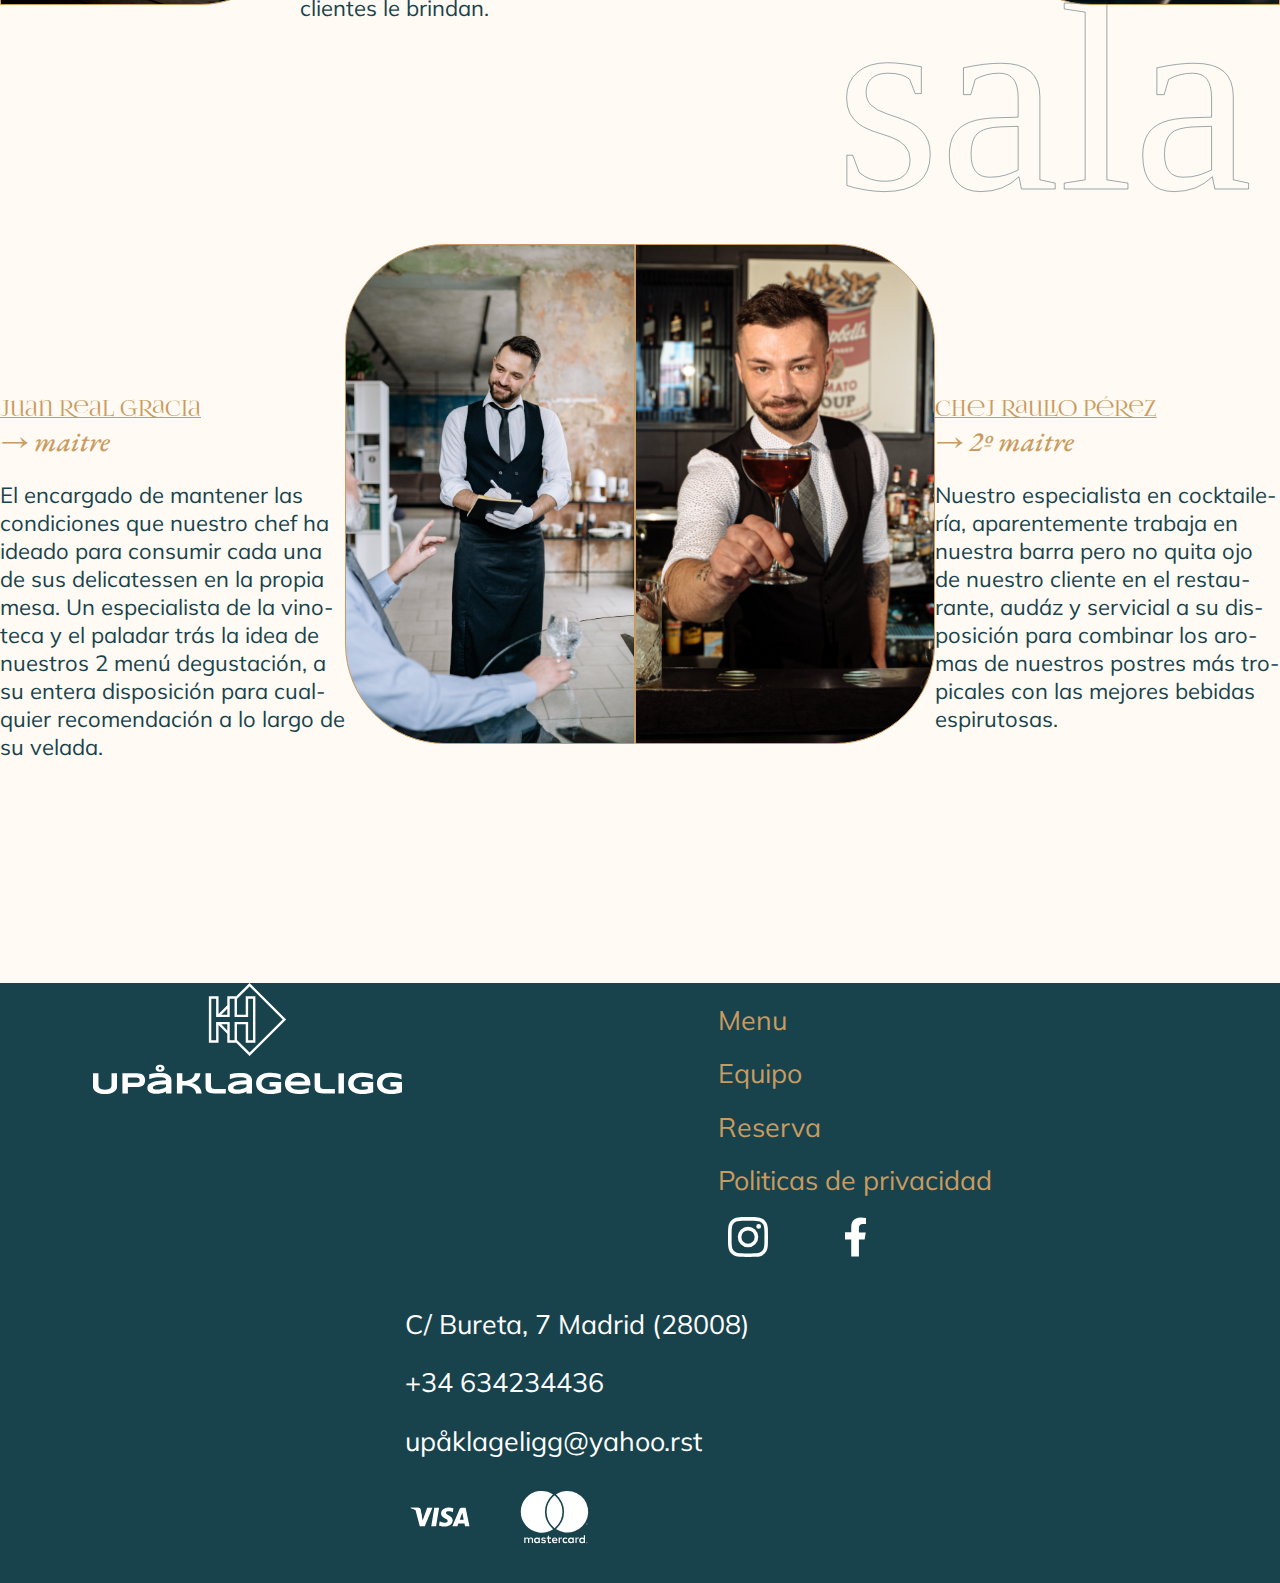
<file: team.html>
<!DOCTYPE html>
<html lang="es">
<head>
    <meta charset="UTF-8">
    <meta name="viewport" content="width=device-width, initial-scale=1.0">
    <link  rel="stylesheet" href="style.css ">
    <link href="img/favicon.svg" rel="icon">

    <title>Upåklagelig</title>
</head>
<body>
    <header class="about">
        <div class="nav">
            <a class="enlace-logo" href="index.html"><div class="header-logo" alt=""></div>
            <a href="index.html#historia">   Historia   </a>
            <a href="menu.html">    Menu     </a>
            <a href="team.html">  Equipo   </a>
            <a href="booking.html">Reserva  </a>
        </div> 

        <div class="header">
            <div class="img">
                <h1>equipo</h1>
            </div>
        </div>
    </header>
    <div class="equipo">
        <div class="cocina">
            <div class="img chef1"><h1>cocina</h1></div>
            <div class="desc desc1">
                <span class="nombre">Vyke Kruge</span>
                <span class="cargo">→ chef</span>
                <p>
                    La mente detrás de nuestros menús, platos y disciplina dentro de la cocina, él nos 
                    brindó la frescura de la gastronomía noruega. Sin duda una pieza imprescindible 
                    en este proyecto, con nosotros desde la apertura, siempre abierto a los matices y
                    recomendaciones que nuestros preciados clientes le brindan.
                </p>
            </div>
            <div class="desc desc2">
                <span class="nombre">Peter Mohrbarcher</span>
                <span class="cargo">→ 2º jefe de cocina</span>
                <p>
                    La mano derecha del chef, con los cuchillos preparados en todo momento, un joven
                    que pretende revolucionar la gastronomía de nuestro país. El mejor en su campo
                    y una inspiración para las incorporaciones más jóvenes.
                </p>
            </div>
            <div class="img chef2"></div>
        </div>
        <div class="sala">
            <div class="desc desc1">
                <span class="nombre">Juan Real Gracia</span>
                <span class="cargo">→ maitre</span>
                <p>
                    El encargado de mantener las condiciones que nuestro chef ha ideado para consumir cada
                    una de sus delicatessen en la propia mesa. Un especialista de la vinoteca y el paladar 
                    trás la idea de nuestros 2 menú degustación, a su entera disposición para cualquier recomendación
                    a lo largo de su velada.

                </p>
            </div>
            <div class="img mait1"></div>
            <div class="img mait2"><h1>sala</h1></div>
            <div class="desc desc2">
                <span class="nombre">Chej Raulio Pérez</span>
                <span class="cargo">→ 2º maitre</span>
                <p>
                    Nuestro especialista en cocktailería, aparentemente trabaja en nuestra barra
                    pero no quita ojo de nuestro cliente en el restaurante, audáz y servicial
                    a su disposición para combinar los aromas de nuestros postres más tropicales con
                    las mejores bebidas espirutosas.
                </p>
            </div>
        </div>
        
    </div>

    
    <footer>
        <div class="footer-logo">
            <a class="" href="index.html"><img src="img/two-lines-logo.svg" alt=""></a>
        </div>
        <div class="enlaces">
                <a href="menu.html">    Menu     </a>
                <a href="team.html">  Equipo   </a>
                <a href="booking.html">Reserva  </a>
                <a href="politicas.html">Politicas de privacidad </a>
                <div>
                    <a href=""><div class="rrss ig"></div></a>
                    <a href=""><div class="rrss fb"></div></a>
                </div>
        </div>
        <div class="dir">
                <span>C/ Bureta, 7 Madrid (28008)</span>
                <span>+34 634234436</span>
                <span>upåklageligg@yahoo.rst</span>
                <div>
                    <div class="tjt vs"></div>
                    <div class="tjt mc"></div>
                </div>
        </div>
    </footer>

</body>
</html>
</file>
<file: style.css>
@import url('https://fonts.googleapis.com/css2?family=EB+Garamond:ital,wght@0,400;0,500;1,400;1,500&family=Montserrat:wght@200;300;400&family=Mulish:wght@200;300;400;600;700&display=swap');

@font-face { font-family: 'Lighthaus'; font-style: normal; font-weight: normal; src: local('Lighthaus'), url('fonts/Lighthaus.woff') format('woff'); }

html, body{
    height: 100%;
    scroll-behavior: smooth;
    background-color: #fffaf3;
    font-size: calc(14px + 1vw);
}
html *{
    box-sizing: border-box;
}

.nav{
    width: 100%;
    height: 100px;
    display: flex;
    align-items: center;

    background-color: #18434c;

}
.nav a{
    margin: auto 10px;
    color: #c99b61;
    text-decoration: none;
    font-family: 'montserrat', sans-serif;
    font-size: 1rem;
    font-weight: 200;

}
header, body{
    margin: 0;
}
header{
    overflow-x: hidden;
    background-color: #fffaf3;
}
.enlace-logo{
    height: 100%;
    flex: 0 1 37%;
    margin-left: 40px;
}
.header-logo{
    height: 100%;
    width: 50%;
    margin-left: 40px;

    background-image: url(img/two-lines-logo.svg);    /*----------------------  cambiar a logo chico 760*/
    background-size: contain;
    background-position: center center;
    background-repeat: no-repeat;
    

}

.mar, .monte{
    height: 400px;
    background-repeat: no-repeat;
    background-size: cover;
    background-position: center bottom;

    transition: background 1s ease, height 1.5s ease .3s;

}


.mar{
    background-image: url(img/marbn.jpg);
}

header .texto{

    height: 288px;
    margin-top: -53px;
    position: relative;

    font-family: 'Lighthaus';
    text-align: center;
    color: #c99b61;
    font-size: 2.65rem;


    transition: transform  20s ease 1s;
    transform: scale(1.05);
}

.monte{
    background-image: url(img/montebn.jpg);

}
.mar:hover, .monte:hover{
    height: 670px;
}

.mar:hover{
    background-image: url(img/marVino.jpg) ;
}
.monte:hover{
    background-image: url(img/monteVino.jpg);
}



.about-us{
    color: #18434c;
    font-family: 'Mulish';
    font-size: 28px;
    font-weight: 300;

    border-bottom: 1px solid #c99b61;

    display: flex;
    align-items: flex-start;
    justify-content: space-between;
    flex-wrap: wrap;
}

.about-us p{
    width: 965px;
    line-height: 1.3;
    margin-bottom: 0;
    margin-left: 50px;
    font-size: .9em;
    /* hyphens: auto;                                  /* --------- TEXTOS WRAP ------------------
    word-wrap: break-word;
    overflow-wrap: break-word; */
}
b{
    font-weight: 400;
}
h2{
    margin-top: 60px;
    margin-bottom: 0;

    font-family: 'EB Garamond';
    font-style: italic;
    color: #c99b61;
    /* font-size: 1.8em; */
    font-size: calc(20px + 1.2vw);
}

h1{
    /* height: 430px;
    width: 965px; */
    margin: 0px;
    margin-left: 50px;
    padding-bottom: 50px;
    /* margin-top: -50px; */
    position: relative;
    
    font-family: 'Times New Roman', Times, serif;
    font-size: 12.8rem;
    font-weight: 100;
    line-height: .7;

    -webkit-text-stroke: 1px #18434c70;
    -webkit-text-fill-color: #ffffff00;
    user-select: none;

}
.about-us h1{
    width: 900px;
}
.about-us div{
    display: inline-block;
}
.about-us .texto{
    margin-left: 280px;   
}
.about-us{
    width: 100%;   
}
.imagen-esquina{        /* en un flex end seguramente cuadre con
                            las otras líneas a pesar de estar wrapped
                            -despues de probar: 
                                a lo mejor para guardar la composicion
                                debiería hacer un no-wrap y hacer la compo
                                adaptable no, guarda mucho sentido la imagen
                                sola al margen derecho 

                                otra idea es que en una mediaquery la imagen pase
                                a centrarse, y se quede a la izquerda de las lineas
                                manteniendo la contingencia
                            
                            */
    height: 650px;
    width: 19%;
    margin-top: 150px;

    border: 1px solid #c99b61;
    border-bottom: none;
    border-radius: 200px 0 0 0;

    background: url(img/pexels-cottonbro-4254040.jpg) no-repeat center;
    background-size: cover;   
}

.awards{
    height: 70%;
    width: 100%;
    
    margin-bottom: 200px;
    font-size: 28px;

    overflow-x: clip;
}
.awards h2{

        margin-left: 280px;
}
.awards-box{
    min-height: 90%;
    width: 81.05%;
    margin-top: 40px;
    background-color: #18434c;

    color: white;
    font-family: 'Mulish';
    font-weight: 300;

    position: relative;

    border: 1px solid #c99b61;
    border-left: none;
    border-radius: 0 300px 0 0;

    display: flex;
    flex-direction: column;
    flex-wrap: nowrap;
    justify-content: space-evenly;
    align-items: center;
}

.awards-box::before{
    height: 1px;
    width: 165%;
    background-color: #c99b61;

    position: absolute;
    bottom: -1px;

    content: "";

}

.awards-box::after{
    height: 200%;
    width: 1px;                       /*medai query 0.5 */
    background-color: #c99b61;

    position: absolute;
    top: -177px;
    right: -1px;

    content: "";
}

.badges{
    min-height: 55%;
    width: 80%;

    display: flex;
    flex-direction: row;
    flex-wrap: wrap;
    justify-content: space-between;
    align-items: center;
    align-content: center;
}
.icon-flex{
    height: 200px;
    width: 200px;
    background-repeat: no-repeat;
    background-size: contain;
    background-position: center center;
}
.icon-1{
    background-image: url(img/badges/bristol-ta-2021-gold.png);
}
.icon-2{
    background-image: url(img/badges/50awards.svg);
}
.icon-3{
    background-image: url(img/badges/estrellas-michelin-maralba.png);
}
.icon-4{
    background-image: url(img/badges/PremiosNacionalesHosteleria.png);
}


footer{
    min-height: 60%;
    width: 100%;
    position: relative;

    padding-left: 30px;

    color: white;
    font-family: 'Mulish', sans-serif;
 
    
    background-color: #18434c;

    display: flex;
    flex-direction: row;
    flex-wrap: wrap;
    align-content: center;
    align-items: flex-start;
    justify-content: space-evenly;
}

.footer-logo{
    flex: 0 1 45%;    
}
.footer-logo img{
    width: 55%;
}
footer a{
    text-decoration: none;
    color: #c99b61;
}

.enlaces, .dir{    
    min-height: 300px;
    width: 500px;


    display: flex;
    flex-direction: column;
    justify-content: space-evenly;
}

.tjt{
    display: inline-block;
    width: 100px;
    height: 70px;
    background-repeat: no-repeat;
    background-size: contain;
}

.vs{
    background-image: url(img/footer-logos/visa.svg);
}
.mc{
    background-image: url(img/footer-logos/mc.svg);
}



.rrss{
    display: inline-block;
    margin-left: 10px;
    width: 100px;
    height: 40px;
    background-repeat: no-repeat;
    background-size: contain;
}
.fb{
    background-image: url(img/footer-logos/fb.svg)
}
.ig{
    background-image: url(img/footer-logos/ig.svg)
}



/******************************************** ABOUT US **********************************/
.about{
    height: 100%;
    width: 100%;
}

.about .header{
    height: 70%;
    width: 100%;
    margin-top: 5%;

    
    background-color: #18434c;

    display: flex;
    align-content: center;
    justify-content: center;
    align-items: center;
}

.header .img{
    width: 80%;
    height: 80%;

    border-radius: 0 200px 0 200px;
    
    background-image: url(img/team/pexels-rachel-claire-4577179.jpg);
    background-position: center center;
    background-size: cover;
    background-repeat: no-repeat;
    
}

.header h1{
    -webkit-text-stroke: 1px #c99a6189;
    margin-left: auto;
    margin-right: auto;
    text-align: center;
    

    transition: transform 20s ease;
    
}

.header h1:hover{
    transform: scale(1.15);
   
}

.equipo{
    min-height: 120%;
    width: 100%;
    margin-top: 90px;

    display: flex;
    flex-direction: column;
    justify-content: space-around;
}
.equipo h1, .about h1{
    font-size: 10rem;
}

.cocina, .sala{
    margin-top: 115px;
    height: 45%;
    width: 100%;

    display: flex;
    align-items: center;
    justify-content: space-around;
    align-items: flex-start;
}
.sala{
    margin-top: 200px;
    margin-bottom: 200px;
    overflow-x: clip;
}
.cocina{
    justify-content: space-between;
}

.desc{
    flex: 0 1 28%;

    margin-top: 150px;
}

.equipo .img {
    height: 500px;
    width: 300px;
    border: 1px solid #c99b61;

    background-position: center center;
    background-repeat: no-repeat;
    background-size: cover;
    
}
.chef1, .mait2{
    border-radius: 0 100px 100px 0;
}
.chef2, .mait1{
    border-radius: 100px 0 0 100px;

}
.chef1{
    background-image: url(img/team/pexels-2102934.jpg);
}
.chef2{
    background-image: url(img/team/pexels-cottonbro-3298687.jpg);
}
.mait1{
    background-image: url(img/team/pexels-yan-krukov-6816363.jpg);
}
.mait2{
    background-image: url(img/team/pexels-antoni-shkraba-4485370.jpg);
}

.equipo h1{
    margin-left: 200px;
    margin-top: -240px;
}
.desc{
    font-family: 'Mulish';
    font-size: 22px;
    color: #18434c;
    hyphens: auto;                                  /* -------------- TEXTOS WRAP ------------------*/
    word-wrap: break-word;
    overflow-wrap: break-word;
}
.nombre{
    display: block;
    font-family: 'Lighthaus', sans-serif;
    text-decoration: 1px underline;
}
.cargo{
    font-family: 'EB Garamond';
    font-style: italic;
    font-size: 28PX;
    font-weight: 500;

}

.desc span{
    color: #c99b61;
}




/************************** GALERIA ********************************/

.main-galeria{
    min-height: 100%;
    width: 100%;    
    margin-bottom: 10%;

    
    overflow-x: clip;

    display: flex;
    flex-direction: column;
    justify-content: space-between;
    align-items: flex-end;
}

.galeria-titulo{
    display: flex;    
    flex-direction: column;
    align-items: flex-end;
    justify-content: flex-start;
}

.galeria-titulo h2{
    margin-right: 36%;
}
.galeria-titulo h1{
    margin-right: 20%;
    position: relative;
    z-index: 10;
}
.galeria{
    width: 70%;
    margin-right: 19%;
    position: relative;
    
    columns: 3 320px;
    column-gap: 3px;
}

.galeria::after{
    height: 140%;
    width: 1px;
    background-color: #c99b61;
    position: absolute;
    top: -550px;
    right: -1px;
    content: "";
}

.galeria img{
    max-width: 100%;
    display: block;
    margin-bottom: 3px;
}
.galeria .img-1,.galeria  .img-8,.galeria  .img-10{
    background-position: center bottom;
    background-size: cover;
    margin-bottom: 3px;
}
.galeria .img-1{
    column-span: all;
    background-image: url(img/restaurante/ABaC-Restaurant-Marco-Pastori2.jpg);
    height: 500px;
    position: relative;
    border-radius: 250px 0 0 0;
}
.galeria .img-1::before{
    height: 1px;
    width: 50%;

    background-color: #c99b61;

    position: absolute;
    top: 0px;
    left: 100%;
    content: "";
}
.galeria .img-8{
    background-image: url(img/restaurante/pexels-anastasia-ilinamakarova-11566305.jpg);
    height: 529px;
}

.galeria .img-10{
    background-image: url(img/restaurante/pexels-anastasia-ilinamakarova-11566306.jpg);
    height: 724px;
    background-position: center center;

}

/*-----------------------------------------------reservas-----------------------------------------------*/

.reservas{
    width: 100%;
    min-height: 1300px;
    padding-top: 60px;
    background-color: #18434c;
    border-top: #c99b61 1px solid;

    color: #fff;
    font-family:  'Mulish';
    font-weight: 100;

    display: flex;
    flex-direction: column;
}

.reservas h2{
    margin: 0;
    margin-left: 6%;
    
    font-weight: 500;
}

.cont-cal{
    min-height: 500px;
    width: 100%;

    padding-bottom: 50px;

    display: flex;
    flex-direction: row;
    flex-wrap: wrap;
    align-content: space-around;
    align-items: center;

}

.calendario-container{
    width: 65%;
    height: 400px;
    min-width: 500px; 

    padding-left: 100px;    
    display: flex;
    align-content: space-around;
    justify-content: center;
    align-items: center;
}

.calendario{
    height: 90%;
    width: 50%;
    min-width: 400px;

    background-image: url(img/A4_Template_Calendar_Planning_May.svg);
    background-repeat: no-repeat;
    background-position: center center;
    background-size: contain;
}
.indice{
    min-width: 200px;
    display: flex;
    flex-direction: column;
    justify-content: center;
}
.completo, .cerrado{
    height: 30px;
    width: 30px;
    margin-right: 4px;
}
.indice > div{
    display: flex;
    flex-direction: row;
    align-content: center;

    font-size: .8rem;

    margin-bottom: 10px;
    margin-left: 10px;
}
.completo{
    border: #c99b61 2px solid;
}
.cerrado{
    background-color: gray;
}
.contacto{
    width: 30%;
    min-width: 500px;
    height: 70%;

}

.contacto form{
    height: 100%;

    display: flex;
    flex-direction: column;    
    justify-content: center;

}
.contacto input, textarea{
    flex: unset !important;
}
.contacto input{
    
    height: 50px;
    width: 60%;
    margin: 15px 0;

}

.contacto textarea{
    height: 220px;
}
.contacto textarea::placeholder{
    font-size: .5rem;
}
.botones{
    margin-top: 30px;
    height: 60px;
}



.form-container{
    width: 100%;
    height: 300px;
    
    padding-left: 170px;
    margin-bottom: 50px;
    border-top: #c99b61 1px solid;

    display: flex;
    flex-direction: column;
    align-content: center;
    align-items: center;
    justify-content: space-evenly;
}
.form-container h2{
    margin: 0;
    
}
.form-container form{
    width: 80%;
    display: flex;
    flex-direction: row;
    flex-wrap: wrap;
    align-content: space-around;
    justify-content: flex-start;
    align-items: center;
}

/*------------------------------------------------- FORMULARIOS MOD-----------------------------------*/
input, textarea{
    height: 40px;
    min-width: 200px;
    margin: 10px 0; 
    margin-right: 40px;                                                                 /*   MQ :10px auto  */

    background-color: #18434c;
    border: 0;
    border-bottom: #c99b61 1.5px solid;
    color: #c99b61;
    font-family: 'Mulish', sans-serif;

    outline: none;
    flex: 0 1 16%;

    resize: none;
    

}
input[type=date]::-webkit-calendar-picker-indicator {
    
    background-image:url(fonts/calendar-icon.svg)
}
input[type=time]::-webkit-calendar-picker-indicator {
    background-image: url(fonts/clock-icon.svg);
}
input::placeholder, textarea::placeholder{
    color: #c99a61a9;
}


.form-button{
    padding: 10px 30px;
    background-color: #c99b61;

    color: #18434c;
    font-size: .7rem;
    text-decoration: none;
    font-weight: 300;
}

.secondary-button{
    color: #c99b61;
    background-color: #18434c;
    border: 1px solid #c99b61;
}

.mapa-container{
    height: 35%;
    width: 100%; 
}
.mapa{
    margin-top: -50px;
}
.mapa-info{
    height: 50px;
    width: 100%;
    position: relative;

    background-color: #18434ce8;
    font-size: 20px;

    display: flex;
    justify-content: space-evenly;
    align-items: center;

}



/*-------------------------    MENU  ----------------------------------------*/

.menu .header-img{
    padding: 50px;    
    width: 100%;
    
    display: flex;
    flex-direction: column;
    align-items: flex-end;
}

.header-img .img{
    height: 180px;
    width: 40%;
    min-width: 480px;
    color: #c99b61;

    background-size: cover;
    background-position: center;
    background-repeat: no-repeat;
    transition: all ease 1.3s;

}
.header-img .img-1{
    align-self: flex-start;
    text-align: end;
    
    padding-right: 50px;
    background-image: url(img/carta/mainUp1bn.jpg);
}
.header-img .img-2{
    margin: 0 auto;
    text-align: center;


    background-image: url(img/carta/mainUp3bn.jpg);
}
.header-img .img-2 h3{
    margin-left: 20px;
}
.header-img .img-3{
    margin-left: auto;

    padding-left: 50px;
    background-image: url(img/carta/mainUp2bn.jpg);
}


.header-img .img-1:hover{
    background-image: url(img/carta/mainUp1.jpg);
    color: #fffaf3;
}
.header-img .img-2:hover{
    background-image: url(img/carta/mainUp3.png);
    color: #fffaf3;
}
.header-img .img-3:hover{
    background-image: url(img/carta/mainUp2.jpg);
    color: #fffaf3 !important;
}
h3{
    margin: 0;

    line-height: 180px;
 
    font-family: 'Lighthaus';
    
    font-size: 2.3rem;
    font-weight: 200;

}
.titulo h2{
    padding-left: 7%;
}
.titulo h1{
    padding-left: 7%;
}


.carta{
    width: 100%;
    margin: 100px 0;

    display: flex;
    flex-direction: column;
}

.especialidades{
    width: 100%;
    padding-top: 50px;


    
    display: flex;
    flex-direction: column;
}
.platos, .postres{
    width: 100%;
    /* padding: 0 50px; */

    display: flex;
    

}
.platos{   
    height: 930px ;

    flex-direction: row;
    flex-wrap: wrap;
    justify-content: space-between;
    align-items: center;

}
.platos .plato1{
    align-self: flex-start;
}

.platos .plato2{
    align-self: flex-end;
    
}

.platos h3{
    height: 100px;
    width: 290px;
    margin-left: -46%;

    font-size: 2rem;
    line-height: 1;
    /* transform: rotate(90deg);                  MQ maybe?
    transform-origin: 3% 50%; */
}

.descr{
    padding: 10px;
    
    border: 1px solid #c99b61;
    border-top: none;

    font-family: 'Mulish';
    font-size: .8rem;
    color: #18434c;
}
.platos .descr{
    width: 750px;
}
.nom{
    display: block;
    color: #c99b61;
    font-family: 'Lighthaus';
}


.platos .plato1 .foto, .platos .plato2 .foto{
    height: 250px;                   /*************** MQ 150+450 ******/
    width: 750px;

    background-position: center center;
    background-size: cover;
    background-repeat: no-repeat;
}

.plato1 .descr, .plato2 .descr {

    width: 750px;
}

.postres .postre1 .foto, .postres .postre2 .foto{
    height: 900px;
    width: 300px;                   /*************** MQ 450+150 ******/

    background-position: center center;
    background-size: cover;
    background-repeat: no-repeat;
}
.platos .plato1 .foto{
    background-image: url(img/carta/platosEscalon2.jpg);
    background-position: center -84px;
}
.platos .plato2 .foto{
    background-image: url(img/carta/huevas.jpg);
    background-position: center -84px;
}
.postres .postre1 .foto{
    background-image: url(img/carta/especial-postre1.jpg);
}
.postres .postre2 .foto{
    background-image: url(img/carta/especial-postre2.jpg);

}
.postres{
    margin: 80px 0;
    min-height: 1500px;

 
    flex-wrap: wrap;
    justify-content: space-evenly;
    align-items: center;
}
.postre1{
    align-self: flex-start;
}
.postre2{
    align-self: flex-end;
}
.postre1 .descr, .postre2 .descr{
    width: 300px;
}
.pos{
    width: 200px;
    height: 750px;
    padding: 0 50px;
}

.pos h3{
    width: 750px;
    font-size: 2rem;
    line-height: 1;
    transform: rotate(90deg);           /*       MQ maybe?*/
    transform-origin: 3% 50%; 
}

.hidden{
    display: none;
}

.degustacion{
    width: 100%;
    min-height: 2400px;
    display: flex;
    flex-wrap: wrap;
    justify-content: space-between;
    align-items: center;
}

.degustacion .foto{
    width: 600px;
    height: 900px;

    background-repeat: no-repeat;
    background-size: cover;
    background-position: center;
}
.mar-menu{
    align-self: flex-start;    
}
.monte-menu{
    align-self: flex-end;
}
.mar-menu .foto{
    background-image: url(img/carta/degusp.jpg);
}

.monte-menu .foto{
    background-image: url(img/carta/degusc.jpg);

}
.vino{
    width: 75px;
    height: 900px;

    background-image: url(img/carta/vino.jpg);

    background-position: center;
    background-repeat: no-repeat;
    background-size: cover;
}
.degustacion .descr{
    width: 600px;
    padding: 24px;

    font-size: .6rem;
    line-height: .9rem;
    font-weight: 300;

    hyphens: auto;                                  /* -------------- TEXTOS WRAP ------------------*/
    word-wrap: break-word;
    overflow-wrap: break-word;

    border: 1px solid #c99b61;
    border-bottom: none;
    
}

.degustacion h3{
    padding-left: 5px;
}

.menu ul{
    width: 600px;
    padding: 0;
    padding-top: 20px;
    margin: 0;
    list-style: none;

    display: flex;
    flex-direction: column;
    align-content: center;
    align-items: center;

    overflow-x: clip;

}
.menu li{
    display: inline-block;
    position: relative;

    font-family: 'Mulish';
    color: #18434c;
    font-size: .6rem;
    line-height: 1.3rem;

}

.menu li::after{
    height: 1px;
    width: 10px;
    margin-left: 10px;
    background-color: #c99b61;
    position: absolute;
    top: .64rem;
    content: "";
}
.menu li::before{
    height: 1px;
    width: 10px;
    background-color: #c99b61;
    position: absolute;
    top: .64rem;
    left: -20px;
    content: "";
}
.menus{
    margin-bottom: 25px;
}

/*

    flex:
        problema cuando tenemos body hight 100%
        y según vamos estrechando la pagina lo superamos
        el footer y el contenido que topa con el final del
        body empiezan a subir y comerse alr esto de elementos
        Aparentemente se puede dandole al body un min-height del 100%
        pero entonces todos los contenedores que requieren de un height
        heredado por tener el suyo en % se ponen en height auto


    flex: 01 01 x;


    En definitiva, como debemos de definir el tamaño de los contendores
    flex y de sus items/hijos, en qué caso se recomienda cada cosa (ejempos)
    SOBRETODO EL HEIGHT al final el width si que entiendo su pael responsive

    como evitar que en las animaciones por hover de cambio de 
    background url pegue flash la primera vez




*/
</file>
